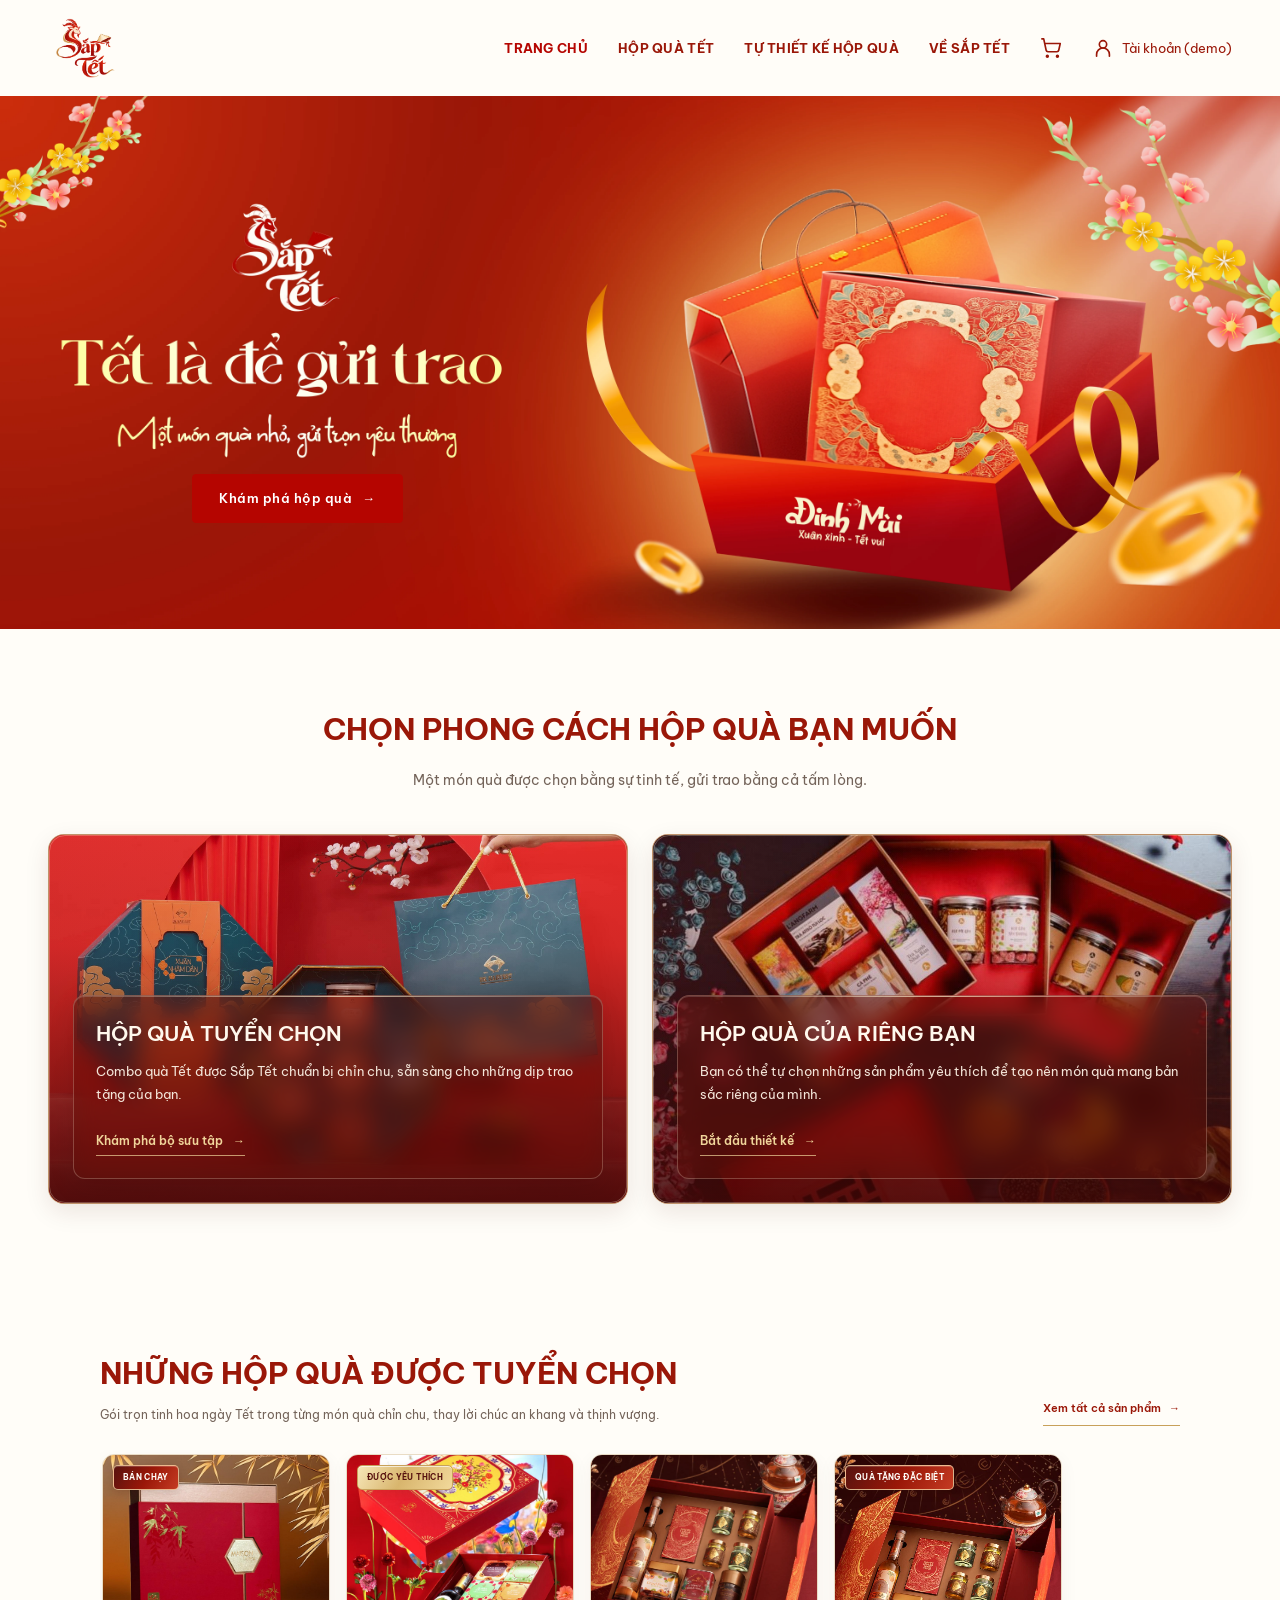
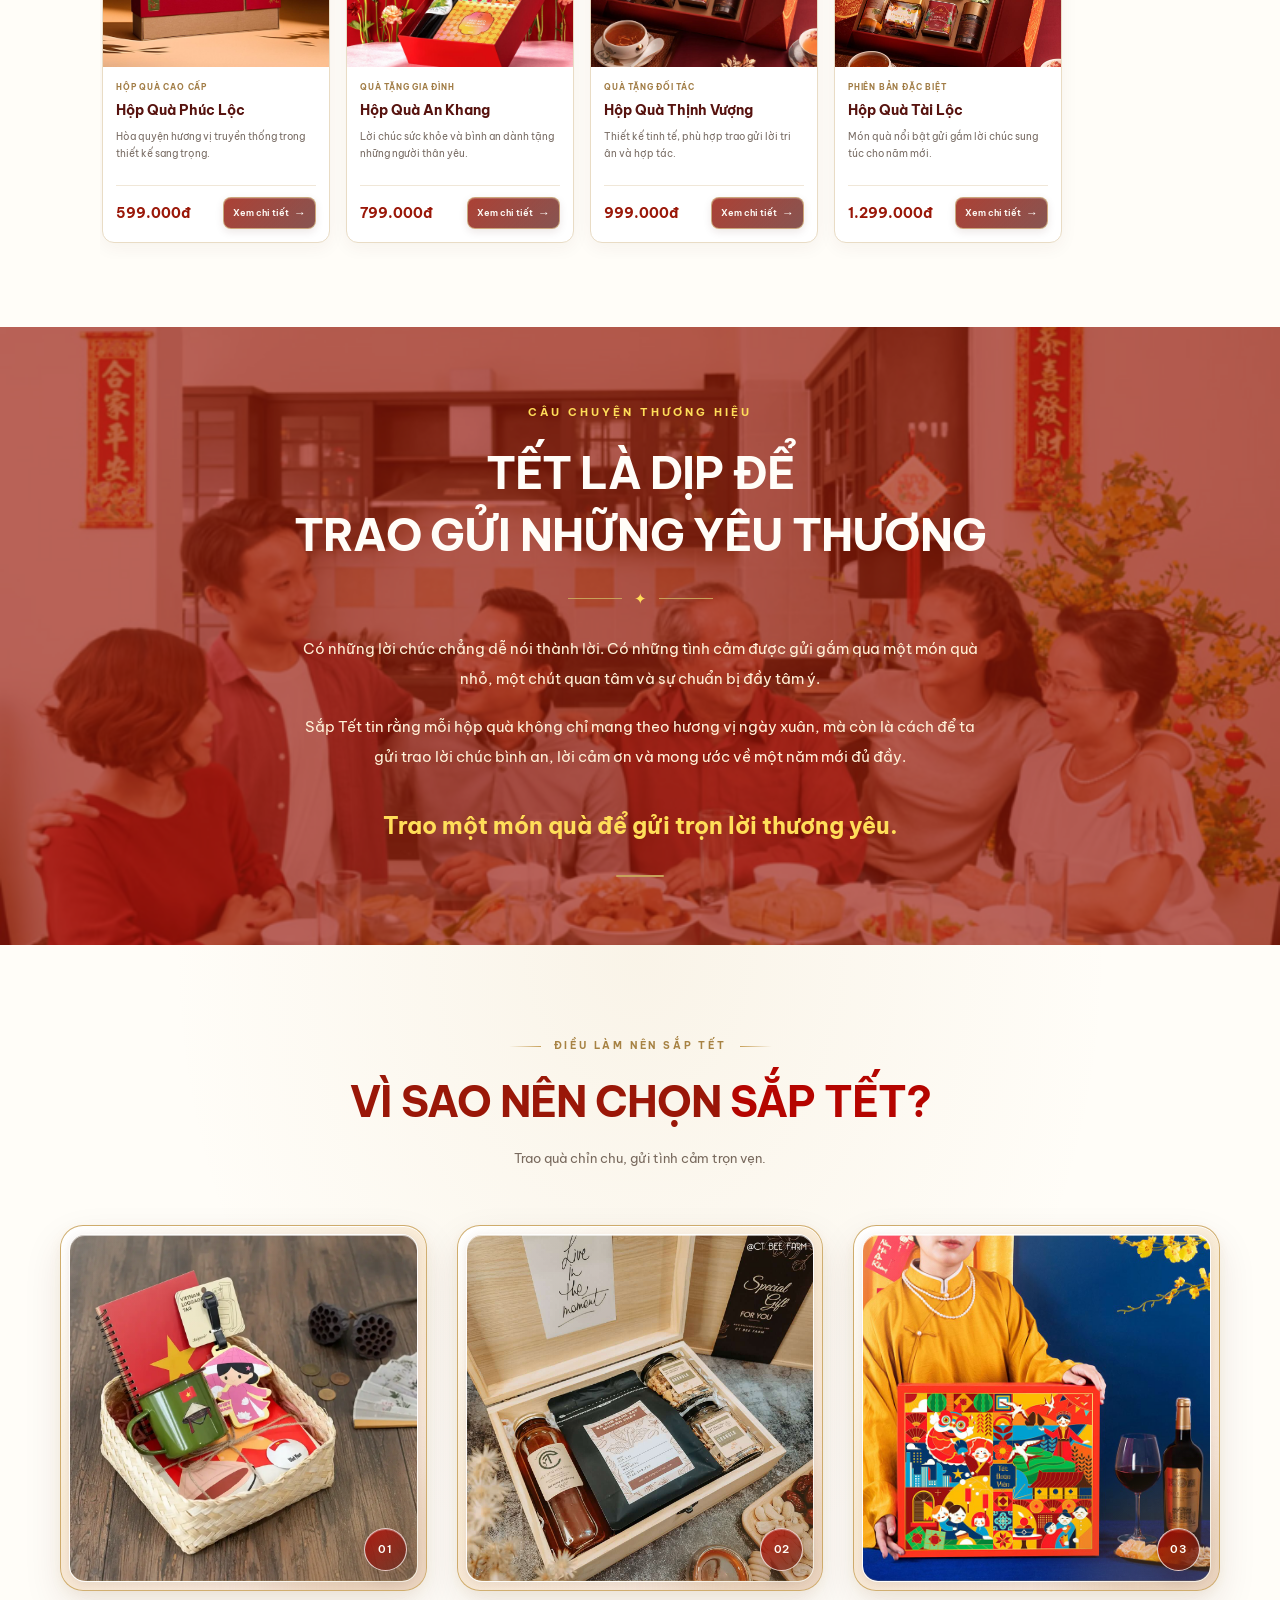
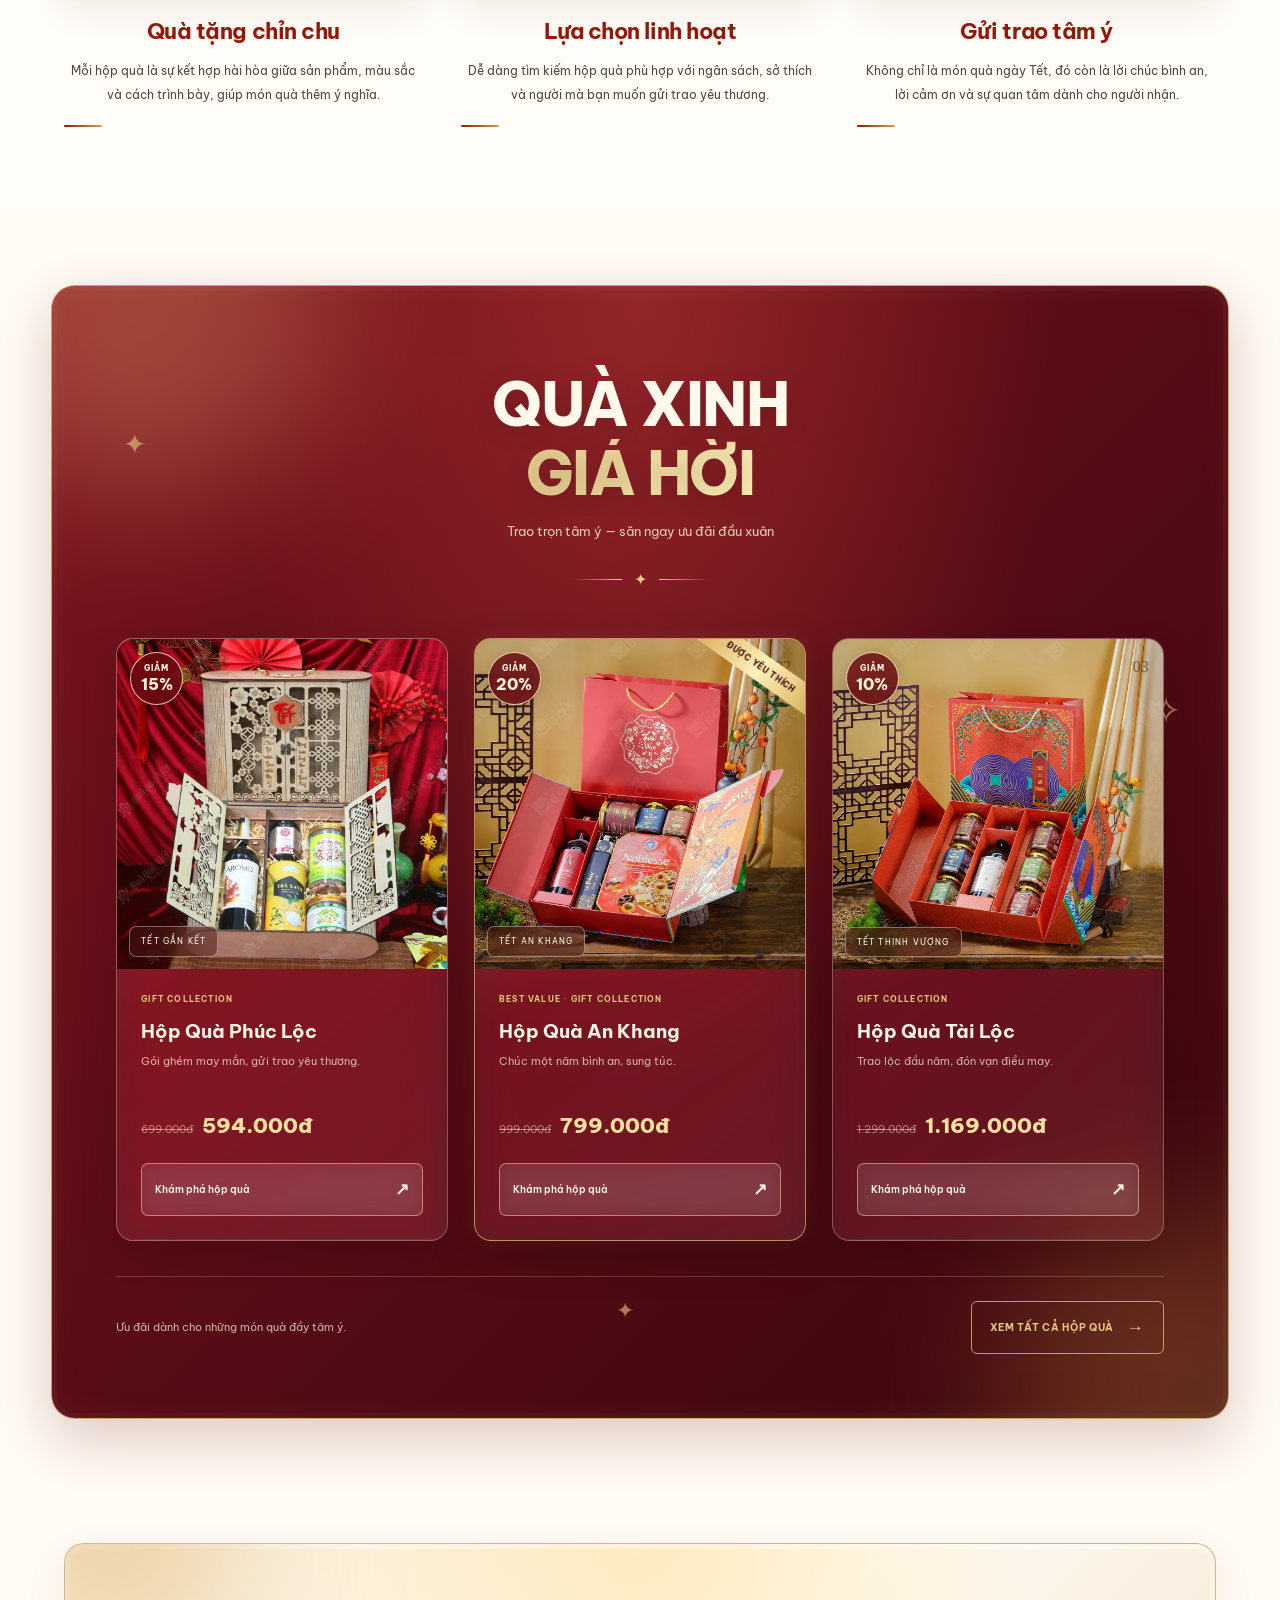
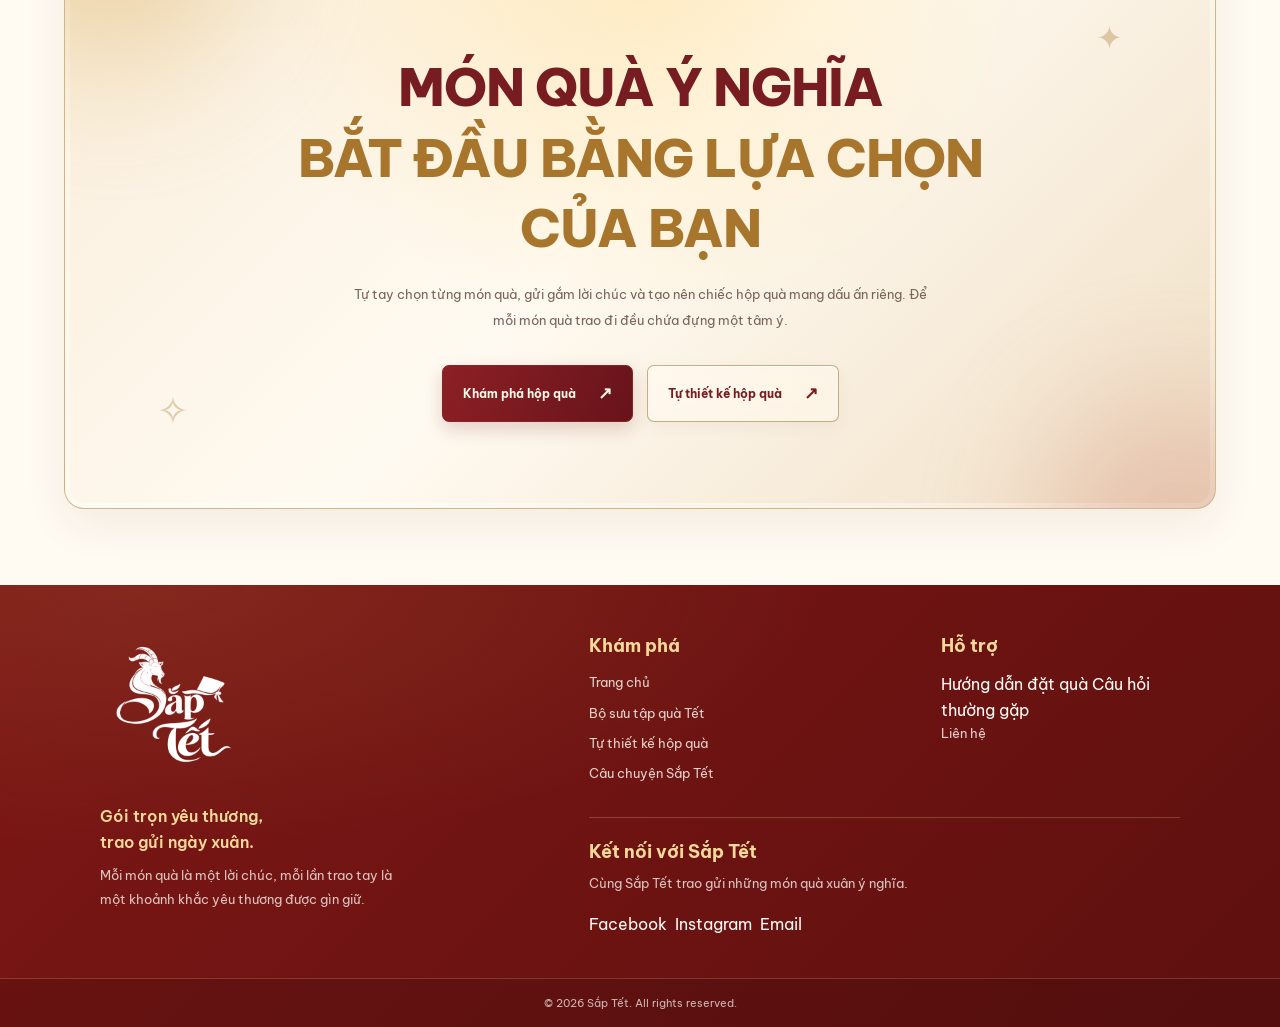
<file: index.html>
<!DOCTYPE html>
<html lang="vi">
<head>
    <meta charset="UTF-8">
    <meta name="viewport" content="width=device-width, initial-scale=1.0">

<!-- SECTION 1: HEADER + BANNER -->
    <title>Sắp Tết | Trao gửi yêu thương</title>
    <meta name="description" content="Khám phá hộp quà Tết và tự thiết kế món quà ý nghĩa cùng Sắp Tết.">


<!-- Tải font Be Vietnam Pro từ Google Fonts -->
<link rel="preconnect" href="https://fonts.googleapis.com">
<link rel="preconnect" href="https://fonts.gstatic.com" crossorigin>

<link href="https://fonts.googleapis.com/css2?family=Be+Vietnam+Pro:wght@400;500;600;700&display=swap" rel="stylesheet">
<link rel="stylesheet" href="css/style.css">
    <link rel="stylesheet" href="css/home.css">
</head>

<body class="page-index">
    <!-- HEADER -->
    <header class="site-header">
        <div class="header-container">

            <!-- Logo -->
            <a href="index.html" class="logo" aria-label="Sắp Tết - Trang chủ">
                <img src="images/logo-sap-tet.png" alt="Sắp Tết">
            </a>

            <!-- Navigation -->
            <nav class="main-nav" aria-label="Điều hướng chính">
                <a href="index.html" class="nav-link active" aria-current="page">Trang chủ</a>
                <a href="products.html" class="nav-link">Hộp quà Tết</a>
                <a href="customize.html" class="nav-link">Tự thiết kế hộp quà</a>
                <a href="about.html" class="nav-link">Về Sắp Tết</a>
                <a href="cart.html" class="nav-link cart-link" aria-label="Giỏ hàng" data-cart-link>
                    <svg
                        xmlns="http://www.w3.org/2000/svg"
                        viewBox="0 0 24 24"
                        fill="none"
                        stroke="currentColor"
                        stroke-width="1.8"
                        stroke-linecap="round"
                        stroke-linejoin="round"
                        aria-hidden="true"
                    >
                        <circle cx="8" cy="21" r="1"></circle>
                        <circle cx="19" cy="21" r="1"></circle>
                        <path d="M2.05 2.05h2l2.66 12.42a2 2 0 0 0 2 1.58h9.78a2 2 0 0 0 1.95-1.57l1.65-7.43H5.12"></path>
                    </svg>
                    <span class="cart-count" data-cart-count hidden>0</span>
                </a>
                
                <span class="login-link login-placeholder" title="Đăng nhập chưa được triển khai trong Buổi 2">
                    <svg
                        class="login-icon"
                        xmlns="http://www.w3.org/2000/svg"
                        width="22"
                        height="22"
                        viewBox="0 0 24 24"
                        fill="none"
                        stroke="currentColor"
                        stroke-width="1.8"
                        stroke-linecap="round"
                        stroke-linejoin="round"
                        aria-hidden="true"
                    >
                        <circle cx="12" cy="8" r="4"></circle>
                        <path d="M5 21v-2a7 7 0 0 1 14 0v2"></path>
                    </svg>

                    <span class="login-text">Tài khoản (demo)</span>
                </span>
            </nav>
        </div>
    </header>

    <!-- HERO BANNER -->
    <main>
    <h1 class="sr-only">Sắp Tết – Hộp quà Tết tự thiết kế và combo</h1>
        <section class="hero-banner" aria-label="Giới thiệu Sắp Tết">
            <!-- Ảnh banner đã có headline và tagline -->
            <img
                class="hero-image"
                src="images/hero-banner.webp"
                alt="Sắp Tết - Tết là để gửi trao, một món quà nhỏ gửi trọn yêu thương"
            >

            <!-- Nút CTA được tạo bằng HTML/CSS -->
            <a href="products.html" class="hero-cta">
                Khám phá hộp quà
                <span aria-hidden="true">→</span>
            </a>
        </section>





<!-- SECTION 2: PREMIUM GIFT OPTIONS -->
<section class="gift-options">
    <div class="section-container">

        <h2 class="section-title">
            CHỌN PHONG CÁCH HỘP QUÀ BẠN MUỐN
        </h2>

        <p class="section-description">
            Một món quà được chọn bằng sự tinh tế,
            gửi trao bằng cả tấm lòng.
        </p>

        <div class="gift-options-grid">

            <!-- HỘP QUÀ THIẾT KẾ SẴN -->
            <article class="gift-card gift-card-ready">

                <img
                    class="gift-card-image"
                    src="images/gift-ready.png"
                    alt="Hộp quà Tết thiết kế sẵn với bao bì đỏ vàng sang trọng"
                    loading="lazy"
                >

                <div class="gift-card-content">
                    <h3>HỘP QUÀ TUYỂN CHỌN</h3>

                    <p>
                        Combo quà Tết được Sắp Tết
                        chuẩn bị chỉn chu, sẵn sàng cho những dịp trao tặng của bạn.
                    </p>

                    <a href="products.html" class="gift-card-link">
                        Khám phá bộ sưu tập
                        <span aria-hidden="true">→</span>
                    </a>
                </div>
            </article>

            <!-- TỰ THIẾT KẾ HỘP QUÀ -->
            <article class="gift-card gift-card-custom">

                <img
                    class="gift-card-image"
                    src="images/gift-custom.png"
                    alt="Hộp quà Tết mở nắp với các sản phẩm quà tặng được sắp xếp bên trong"
                    loading="lazy"
                >

                <div class="gift-card-content">
                    <h3>HỘP QUÀ CỦA RIÊNG BẠN</h3>

                    <p>
                        Bạn có thể tự chọn những sản phẩm yêu thích để
                        tạo nên món quà mang bản sắc riêng của mình.
                    </p>

                    <a href="customize.html" class="gift-card-link">
                        Bắt đầu thiết kế
                        <span aria-hidden="true">→</span>
                    </a>
                </div>
            </article>

        </div>
    </div>
</section>




<!-- SECTION 3: FEATURED PRODUCTS -->
<section class="featured-products" id="san-pham-noi-bat">
  <div class="featured-container">

    <div class="featured-heading">
      <div class="featured-heading-text">
        <h2 class="featured-title">NHỮNG HỘP QUÀ ĐƯỢC TUYỂN CHỌN</h2>
        <p class="featured-description">
          Gói trọn tinh hoa ngày Tết trong từng món quà chỉn chu,
          thay lời chúc an khang và thịnh vượng.
        </p>
      </div>

      <a href="products.html" class="featured-view-all">
        Xem tất cả sản phẩm <span aria-hidden="true">→</span>
      </a>
    </div>

    <div class="product-carousel" aria-label="Các hộp quà Tết nổi bật">

      <!-- PRODUCT 1 -->
      <article class="product-card">
        <a href="products.html" class="product-image-link"
           aria-label="Xem chi tiết Hộp Quà Phúc Lộc">
          <span class="product-badge">BÁN CHẠY</span>
          <img
            class="product-image"
            src="images/product-1.png"
            alt="Hộp quà Tết Phúc Lộc màu đỏ rượu vang và vàng champagne"
            loading="lazy"
          >
        </a>

        <div class="product-info">
          <p class="product-category">HỘP QUÀ CAO CẤP</p>
          <h3 class="product-name">
            <a href="products.html">Hộp Quà Phúc Lộc</a>
          </h3>
          <p class="product-description">
            Hòa quyện hương vị truyền thống trong thiết kế sang trọng.
          </p>

          <div class="product-bottom">
            <p class="product-price">599.000đ</p>
        <a href="products.html" class="product-detail-link">
            <span>Xem chi tiết</span>
            <span class="product-detail-arrow" aria-hidden="true">→</span>
        </a>
        </div>
        </div>
      </article>

      <!-- PRODUCT 2 -->
      <article class="product-card">
        <a href="products.html" class="product-image-link"
           aria-label="Xem chi tiết Hộp Quà An Khang">
          <span class="product-badge product-badge-gold">ĐƯỢC YÊU THÍCH</span>
          <img
            class="product-image"
            src="images/product-2.png"
            alt="Hộp quà Tết An Khang phối đỏ và vàng với các sản phẩm bên trong"
            loading="lazy"
          >
        </a>

        <div class="product-info">
          <p class="product-category">QUÀ TẶNG GIA ĐÌNH</p>
          <h3 class="product-name">
            <a href="products.html">Hộp Quà An Khang</a>
          </h3>
          <p class="product-description">
            Lời chúc sức khỏe và bình an dành tặng những người thân yêu.
          </p>

          <div class="product-bottom">
            <p class="product-price">799.000đ</p>
       <a href="products.html" class="product-detail-link">
                <span>Xem chi tiết</span>
                <span class="product-detail-arrow" aria-hidden="true">→</span>
            </a>
            </div>
        </div>
      </article>

      <!-- PRODUCT 3 -->
      <article class="product-card">
        <a href="products.html" class="product-image-link"
           aria-label="Xem chi tiết Hộp Quà Thịnh Vượng">
          <img
            class="product-image"
            src="images/product-3.png"
            alt="Hộp quà Tết Thịnh Vượng cao cấp màu đỏ với chi tiết vàng ánh kim"
            loading="lazy"
          >
        </a>

        <div class="product-info">
          <p class="product-category">QUÀ TẶNG ĐỐI TÁC</p>
          <h3 class="product-name">
            <a href="products.html">Hộp Quà Thịnh Vượng</a>
          </h3>
          <p class="product-description">
            Thiết kế tinh tế, phù hợp trao gửi lời tri ân và hợp tác.
          </p>

          <div class="product-bottom">
            <p class="product-price">999.000đ</p>
       <a href="products.html" class="product-detail-link">
            <span>Xem chi tiết</span>
            <span class="product-detail-arrow" aria-hidden="true">→</span>
        </a>
        </div>
        </div>
      </article>

      <!-- PRODUCT 4 -->
      <article class="product-card">
        <a href="products.html" class="product-image-link"
           aria-label="Xem chi tiết Hộp Quà Tài Lộc">
          <span class="product-badge">QUÀ TẶNG ĐẶC BIỆT</span>
          <img
            class="product-image"
            src="images/product-4.png"
            alt="Hộp quà Tết Tài Lộc màu đỏ và vàng với cách sắp xếp sản phẩm chỉn chu"
            loading="lazy"
          >
        </a>

        <div class="product-info">
          <p class="product-category">PHIÊN BẢN ĐẶC BIỆT</p>
          <h3 class="product-name">
            <a href="products.html">Hộp Quà Tài Lộc</a>
          </h3>
          <p class="product-description">
            Món quà nổi bật gửi gắm lời chúc sung túc cho năm mới.
          </p>

          <div class="product-bottom">
            <p class="product-price">1.299.000đ</p>
            <a href="products.html" class="product-detail-link"
               aria-label="Xem Hộp Quà Tài Lộc">
              <span>Xem chi tiết</span>
              <span class="product-detail-arrow" aria-hidden="true">→</span>
            </a>
          </div>
        </div>
      </article>

    </div>
  </div>
</section>
<!-- END SECTION 3 -->




<!-- SECTION 4: BRAND STORY -->
<section class="brand-story" id="cau-chuyen">
    <div class="brand-story__inner">

        <p class="brand-story__eyebrow">
            CÂU CHUYỆN THƯƠNG HIỆU
        </p>

        <h2 class="brand-story__title">
            TẾT LÀ DỊP ĐỂ<br class="desktop-break">
            TRAO GỬI NHỮNG YÊU THƯƠNG
        </h2>

        <div class="brand-story__ornament" aria-hidden="true">
            <span></span>
            <span class="brand-story__ornament-star">✦</span>
            <span></span>
        </div>

        <div class="brand-story__content">
            <p>
                Có những lời chúc chẳng dễ nói thành lời.
                Có những tình cảm được gửi gắm qua một món quà nhỏ,
                một chút quan tâm và sự chuẩn bị đầy tâm ý.
            </p>

            <p>
                Sắp Tết tin rằng mỗi hộp quà không chỉ mang theo
                hương vị ngày xuân, mà còn là cách để ta gửi trao
                lời chúc bình an, lời cảm ơn và mong ước về
                một năm mới đủ đầy.
            </p>
        </div>

        <p class="brand-story__tagline">
            Trao một món quà để gửi trọn lời thương yêu.
        </p>

        <div class="brand-story__bottom-line"
             aria-hidden="true"></div>
    </div>
</section>





<!-- SECTION 5: VÌ SAO CHỌN SẮP TẾT? -->
<section class="why-sap-tet" id="why-sap-tet">
  <div class="why-sap-tet__container">

    <!-- Section heading -->
    <div class="why-sap-tet__heading">
      <p class="why-sap-tet__eyebrow">
        <span class="why-sap-tet__eyebrow-line"></span>
        ĐIỀU LÀM NÊN SẮP TẾT
        <span class="why-sap-tet__eyebrow-line"></span>
      </p>

      <h2 class="why-sap-tet__title">
        VÌ SAO NÊN CHỌN <span>SẮP TẾT?</span>
      </h2>

      <p class="why-sap-tet__subtitle">
        Trao quà chỉn chu, gửi tình cảm trọn vẹn.
      </p>
    </div>

    <!-- Value cards -->
    <div class="value-grid">

      <!-- Card 1 -->
      <article class="value-card">
        <div class="value-card__visual">
          <div class="value-card__image-glass">
            <img
              src="images/value-craft.png"
              alt="Hộp quà Tết được trang trí chỉn chu"
              class="value-card__image"
              loading="lazy"
            >
          </div>
          <span class="value-card__number">01</span>
        </div>

        <div class="value-card__body">

          <h3 class="value-card__title">
            Quà tặng chỉn chu
          </h3>

          <p class="value-card__description">
            Mỗi hộp quà là sự kết hợp hài hòa giữa sản phẩm,
            màu sắc và cách trình bày, giúp món quà thêm ý nghĩa.
          </p>

          <div class="value-card__accent"></div>
        </div>
      </article>

      <!-- Card 2 -->
      <article class="value-card">
        <div class="value-card__visual">
          <div class="value-card__image-glass">
            <img
              src="images/value-choice.png"
              alt="Các sản phẩm quà Tết được sắp xếp hài hòa"
              class="value-card__image"
              loading="lazy"
            >
          </div>
          <span class="value-card__number">02</span>
        </div>

        <div class="value-card__body">

          <h3 class="value-card__title">
            Lựa chọn linh hoạt
          </h3>

          <p class="value-card__description">
            Dễ dàng tìm kiếm hộp quà phù hợp với ngân sách,
            sở thích và người mà bạn muốn gửi trao yêu thương.
          </p>

          <div class="value-card__accent"></div>
        </div>
      </article>

      <!-- Card 3 -->
      <article class="value-card">
        <div class="value-card__visual">
          <div class="value-card__image-glass">
            <img
              src="images/value-meaning.png"
              alt="Khoảnh khắc trao tặng hộp quà Tết đầy tình cảm"
              class="value-card__image"
              loading="lazy"
            >
          </div>
          <span class="value-card__number">03</span>
        </div>

        <div class="value-card__body">

          <h3 class="value-card__title">
            Gửi trao tâm ý
          </h3>

          <p class="value-card__description">
            Không chỉ là món quà ngày Tết, đó còn là lời chúc
            bình an, lời cảm ơn và sự quan tâm dành cho người nhận.
          </p>

          <div class="value-card__accent"></div>
        </div>
      </article>

    </div>
  </div>
</section>






<!-- SECTION 06: TET SALE GLOW -->
<section class="tet-sale" id="sale-off">
  <div class="tet-sale__frame">

    <!-- Decorative light -->
    <div class="tet-sale__glow tet-sale__glow--one"></div>
    <div class="tet-sale__glow tet-sale__glow--two"></div>
    <div class="tet-sale__spark tet-sale__spark--one">✦</div>
    <div class="tet-sale__spark tet-sale__spark--two">✧</div>
    <div class="tet-sale__spark tet-sale__spark--three">✦</div>

    <div class="tet-sale__content">

      <!-- Header -->
      <header class="tet-sale__header">
        <div class="tet-sale__eyebrow">
        </div>

        <h2>
          QUÀ XINH
          <span>GIÁ HỜI</span>
        </h2>

        <p class="tet-sale__subtitle">
          Trao trọn tâm ý — săn ngay ưu đãi đầu xuân
        </p>

        <div class="tet-sale__ornament">
          <span></span> ✦ <span></span>
        </div>
      </header>

      <!-- Product cards -->
      <div class="tet-sale__grid">

        <article class="tet-glass-card">
          <div class="tet-glass-card__visual">
            <span class="tet-glass-card__badge">
              <small>GIẢM</small>
              15%
            </span>
            <span class="tet-glass-card__index">01</span>

            <img
              src="images/hop-qua-phuc-loc.png"
              alt="Hộp Quà Phúc Lộc"
              class="tet-glass-card__image"
              loading="lazy"
            />

            <div class="tet-glass-card__image-shine"></div>
            <span class="tet-glass-card__glass-label">
              TẾT GẮN KẾT
            </span>
          </div>

          <div class="tet-glass-card__body">
            <span class="tet-glass-card__category">GIFT COLLECTION</span>
            <h3>Hộp Quà Phúc Lộc</h3>
            <p class="tet-glass-card__desc">
              Gói ghém may mắn, gửi trao yêu thương.
            </p>

            <div class="tet-glass-card__price">
              <span class="tet-glass-card__old">699.000đ</span>
              <strong>594.000đ</strong>
            </div>

            <a href="products.html" class="tet-glass-card__button">
              <span>Khám phá hộp quà</span>
              <span class="tet-glass-card__arrow">↗</span>
            </a>
          </div>
        </article>

        <article class="tet-glass-card tet-glass-card--featured">
          <div class="tet-glass-card__visual">
            <span class="tet-glass-card__badge">
              <small>GIẢM</small>
              20%
            </span>
            <span class="tet-glass-card__index">02</span>

            <img
              src="images/hop-qua-an-khang.png"
              alt="Hộp Quà An Khang"
              class="tet-glass-card__image"
              loading="lazy"
            />

            <div class="tet-glass-card__image-shine"></div>
            <span class="tet-glass-card__glass-label">
              TẾT AN KHANG
            </span>
          </div>

          <div class="tet-glass-card__body">
            <span class="tet-glass-card__category">
              BEST VALUE · GIFT COLLECTION
            </span>
            <h3>Hộp Quà An Khang</h3>
            <p class="tet-glass-card__desc">
              Chúc một năm bình an, sung túc.
            </p>

            <div class="tet-glass-card__price">
              <span class="tet-glass-card__old">999.000đ</span>
              <strong>799.000đ</strong>
            </div>

            <a href="products.html" class="tet-glass-card__button">
              <span>Khám phá hộp quà</span>
              <span class="tet-glass-card__arrow">↗</span>
            </a>
          </div>
        </article>

        <article class="tet-glass-card">
          <div class="tet-glass-card__visual">
            <span class="tet-glass-card__badge">
              <small>GIẢM</small>
              10%
            </span>
            <span class="tet-glass-card__index">03</span>

            <img
              src="images/hop-qua-tai-loc.png"
              alt="Hộp Quà Tài Lộc"
              class="tet-glass-card__image"
              loading="lazy"
            />

            <div class="tet-glass-card__image-shine"></div>
            <span class="tet-glass-card__glass-label">
              TẾT THỊNH VƯỢNG
            </span>
          </div>

          <div class="tet-glass-card__body">
            <span class="tet-glass-card__category">GIFT COLLECTION</span>
            <h3>Hộp Quà Tài Lộc</h3>
            <p class="tet-glass-card__desc">
              Trao lộc đầu năm, đón vạn điều may.
            </p>

            <div class="tet-glass-card__price">
              <span class="tet-glass-card__old">1.299.000đ</span>
              <strong>1.169.000đ</strong>
            </div>

            <a href="products.html" class="tet-glass-card__button">
              <span>Khám phá hộp quà</span>
              <span class="tet-glass-card__arrow">↗</span>
            </a>
          </div>
        </article>

      </div>

      <!-- Bottom CTA -->
      <div class="tet-sale__footer">
        <p>Ưu đãi dành cho những món quà đầy tâm ý.</p>
        <a href="products.html" class="tet-sale__view-all">
          XEM TẤT CẢ HỘP QUÀ <span>→</span>
        </a>
      </div>

    </div>
  </div>
</section>




<!-- CTA: SAP TET -->
<section class="st-cta" id="cta-customize">
  <div class="st-cta__frame">

    <div class="st-cta__glow st-cta__glow--left"></div>
    <div class="st-cta__glow st-cta__glow--right"></div>

    <div class="st-cta__content">

      <h2>
        MÓN QUÀ Ý NGHĨA
        <span>BẮT ĐẦU BẰNG LỰA CHỌN CỦA BẠN</span>
      </h2>

      <p class="st-cta__description">
        Tự tay chọn từng món quà, gửi gắm lời chúc
        và tạo nên chiếc hộp quà mang dấu ấn riêng.
        Để mỗi món quà trao đi đều chứa đựng một tâm ý.
      </p>

      <div class="st-cta__actions">
        <a href="products.html" class="st-cta__button st-cta__button--primary">
          <span>Khám phá hộp quà</span>
          <span class="st-cta__arrow">↗</span>
        </a>

        <a href="customize.html" class="st-cta__button st-cta__button--glass">
          <span>Tự thiết kế hộp quà</span>
          <span class="st-cta__arrow">↗</span>
        </a>
      </div>
    </div>

    <div class="st-cta__decoration st-cta__decoration--top">✦</div>
    <div class="st-cta__decoration st-cta__decoration--bottom">✧</div>

  </div>
</section>


</main>

<!-- SECTION 8: FOOTER -->
<footer class="site-footer" id="lien-he">
  <div class="footer-main">

    <!-- LEFT: BRAND -->
    <div class="footer-brand">
      <a href="index.html" class="footer-logo" aria-label="Sắp Tết - Trang chủ">
        <img
          src="images/sap-tet-logo-white.png"
          alt="Sắp Tết"
        >
      </a>

      <p class="footer-tagline">
        Gói trọn yêu thương,<br>
        trao gửi ngày xuân.
      </p>

      <p class="footer-description">
        Mỗi món quà là một lời chúc,
        mỗi lần trao tay là một khoảnh khắc
        yêu thương được gìn giữ.
      </p>
    </div>

    <!-- RIGHT: NAVIGATION + CONNECTION -->
    <div class="footer-right">

      <!-- DISCOVER + SUPPORT -->
      <div class="footer-navigation">

        <div class="footer-column">
          <h3>Khám phá</h3>
          <a href="index.html">Trang chủ</a>
          <a href="products.html">Bộ sưu tập quà Tết</a>
          <a href="customize.html">Tự thiết kế hộp quà</a>
          <a href="about.html#story-title">Câu chuyện Sắp Tết</a>
        </div>

        <div class="footer-column">
          <h3>Hỗ trợ</h3>
          <span class="footer-placeholder" title="Nội dung đang hoàn thiện">Hướng dẫn đặt quà</span>
          <span class="footer-placeholder" title="Nội dung đang hoàn thiện">Câu hỏi thường gặp</span>
          <a href="#lien-he">Liên hệ</a>
        </div>

      </div>

      <!-- CONNECT -->
      <div class="footer-connect">
        <h3>Kết nối với Sắp Tết</h3>

        <p>
          Cùng Sắp Tết trao gửi những món quà
          xuân ý nghĩa.
        </p>

        <div class="footer-socials">
          <span class="footer-social-placeholder" title="Đang cập nhật kênh Facebook">Facebook</span>
          <span class="footer-social-placeholder" title="Đang cập nhật kênh Instagram">Instagram</span>
          <span class="footer-social-placeholder" title="Đang cập nhật kênh Email">Email</span>
        </div>
      </div>

    </div>
  </div>

  <!-- COPYRIGHT -->
  <div class="footer-bottom">
    <p>© 2026 Sắp Tết. All rights reserved.</p>
  </div>
</footer>
<script src="data/products.js"></script>
<script src="js/cart.js"></script>
</body>
</html>
</file>
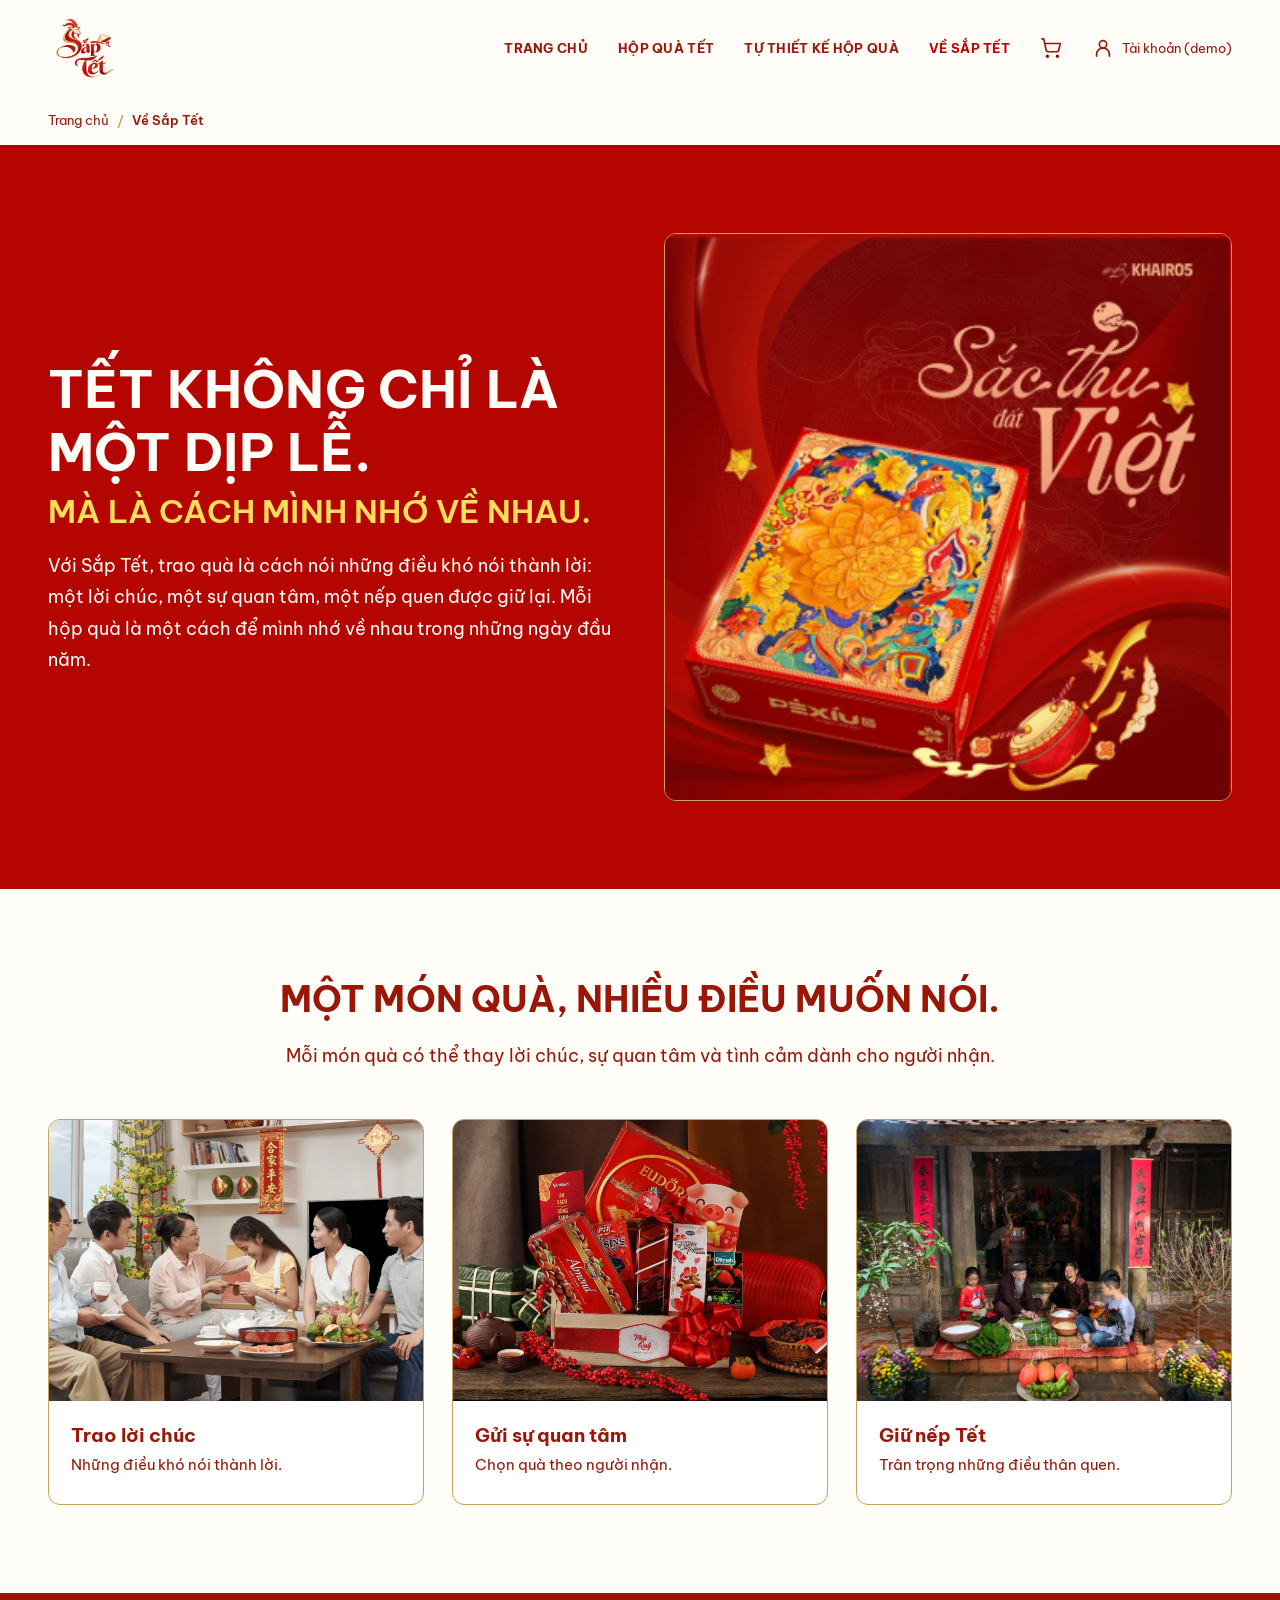
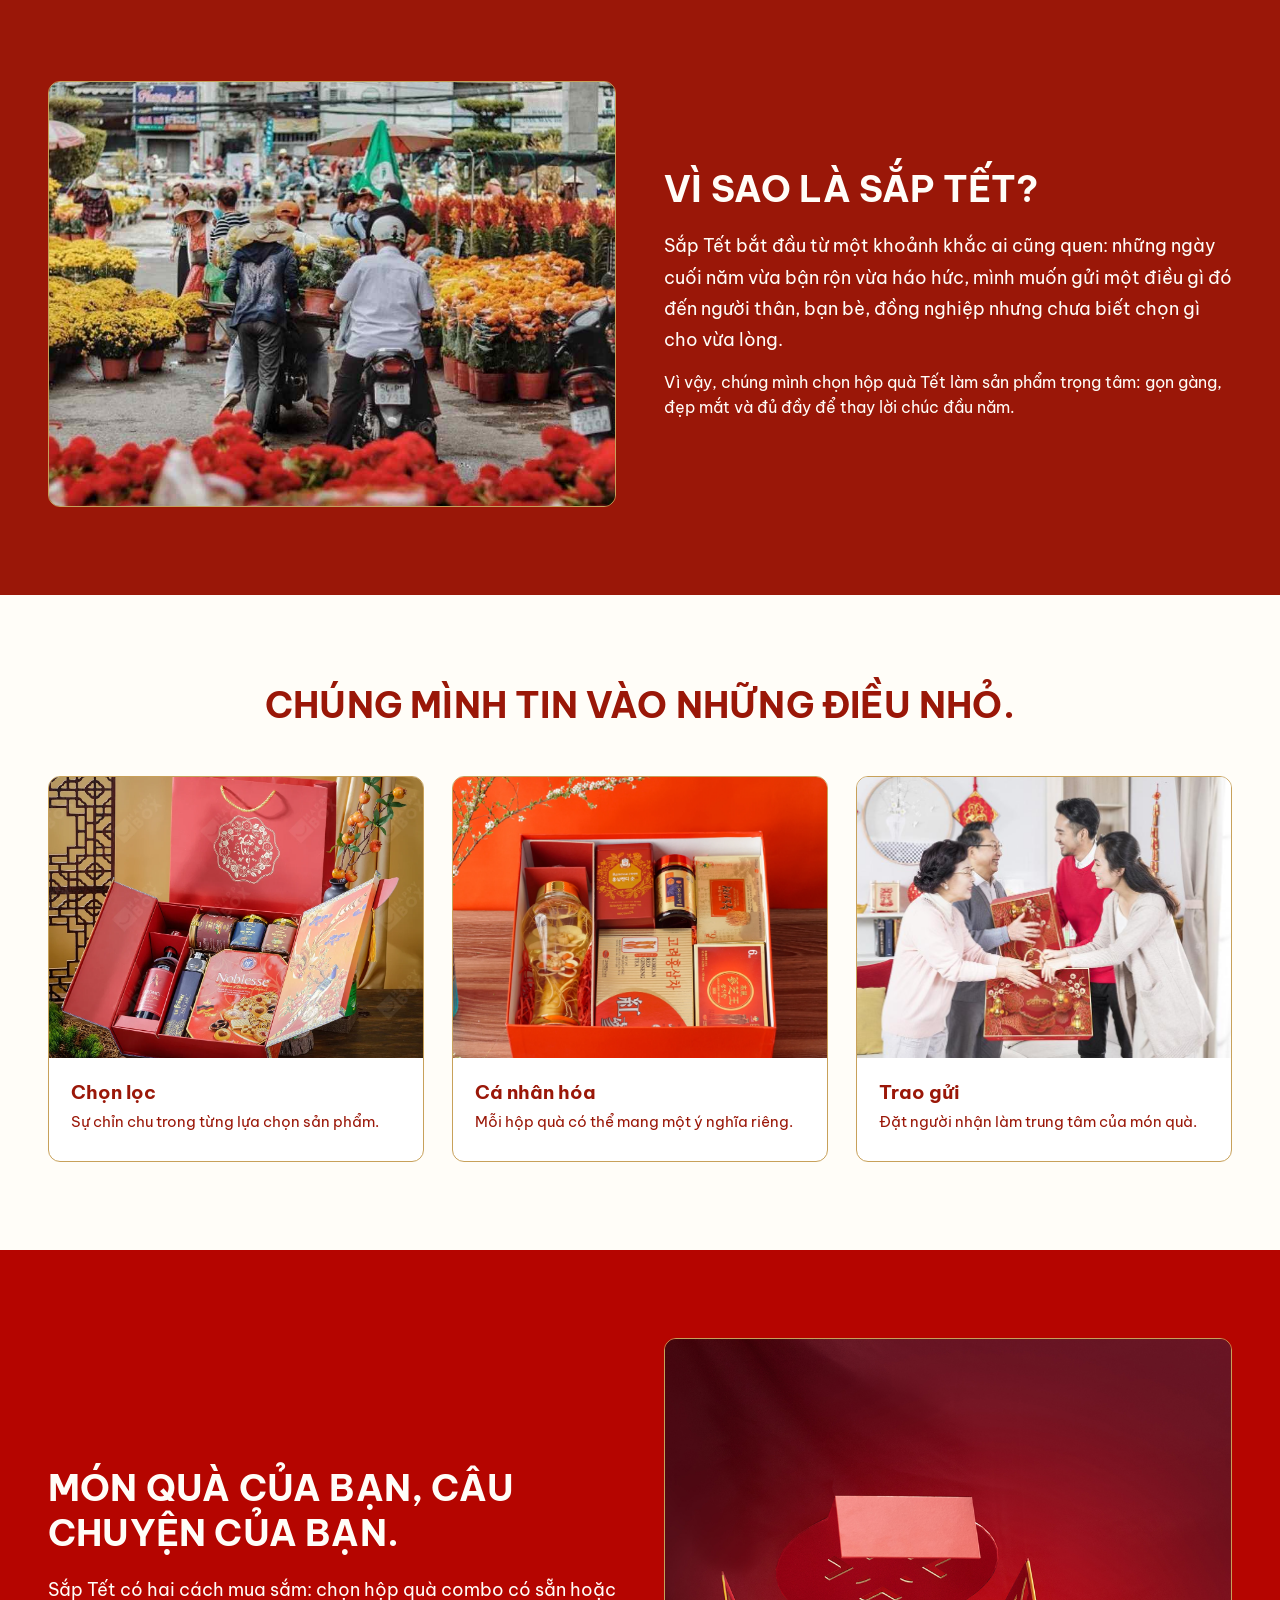
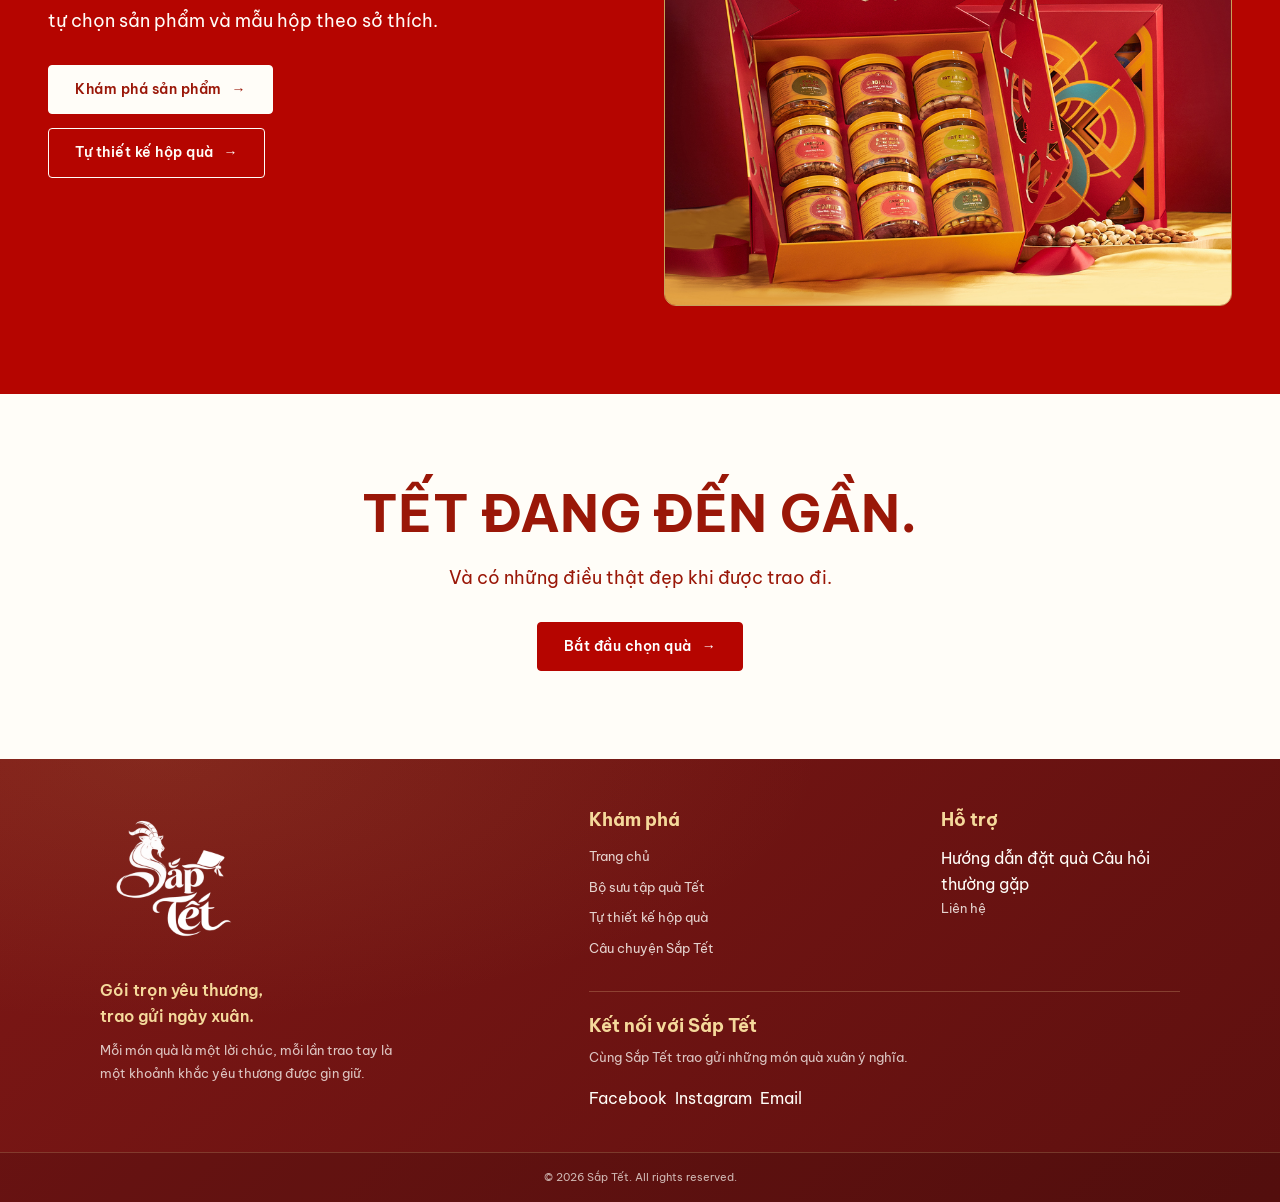
<file: about.html>
<!DOCTYPE html>
<html lang="vi">
<head>
    <meta charset="UTF-8">
    <meta name="viewport" content="width=device-width, initial-scale=1.0">
    <title>Về Sắp Tết | Trao gửi yêu thương</title>
    <meta name="description" content="Sắp Tết – nơi chọn và tự thiết kế hộp quà Tết để gửi lời chúc, sự quan tâm và giữ nếp Tết cùng người thân.">

    <!-- Tải font Be Vietnam Pro từ Google Fonts -->
    <link rel="preconnect" href="https://fonts.googleapis.com">
    <link rel="preconnect" href="https://fonts.gstatic.com" crossorigin>
    <link href="https://fonts.googleapis.com/css2?family=Be+Vietnam+Pro:wght@400;500;600;700&display=swap" rel="stylesheet">
    <link rel="stylesheet" href="css/style.css">
    <link rel="stylesheet" href="css/about.css">
</head>

<body class="page-about">

<!-- HEADER -->
<header class="site-header">
        <div class="header-container">

            <!-- Logo -->
            <a href="index.html" class="logo" aria-label="Sắp Tết - Trang chủ">
                <img src="images/logo-sap-tet.png" alt="Sắp Tết">
            </a>

            <!-- Navigation -->
            <nav class="main-nav" aria-label="Điều hướng chính">
                <a href="index.html" class="nav-link">Trang chủ</a>
                <a href="products.html" class="nav-link">Hộp quà Tết</a>
                <a href="customize.html" class="nav-link">Tự thiết kế hộp quà</a>
                <a href="about.html" class="nav-link active" aria-current="page">Về Sắp Tết</a>
                <a href="cart.html" class="nav-link cart-link" aria-label="Giỏ hàng" data-cart-link>
                    <svg
                        xmlns="http://www.w3.org/2000/svg"
                        viewBox="0 0 24 24"
                        fill="none"
                        stroke="currentColor"
                        stroke-width="1.8"
                        stroke-linecap="round"
                        stroke-linejoin="round"
                        aria-hidden="true"
                    >
                        <circle cx="8" cy="21" r="1"></circle>
                        <circle cx="19" cy="21" r="1"></circle>
                        <path d="M2.05 2.05h2l2.66 12.42a2 2 0 0 0 2 1.58h9.78a2 2 0 0 0 1.95-1.57l1.65-7.43H5.12"></path>
                    </svg>
                    <span class="cart-count" data-cart-count hidden>0</span>
                </a>
                
                <span class="login-link login-placeholder" title="Đăng nhập chưa được triển khai trong Buổi 2">
                    <svg
                        class="login-icon"
                        xmlns="http://www.w3.org/2000/svg"
                        width="22"
                        height="22"
                        viewBox="0 0 24 24"
                        fill="none"
                        stroke="currentColor"
                        stroke-width="1.8"
                        stroke-linecap="round"
                        stroke-linejoin="round"
                        aria-hidden="true"
                    >
                        <circle cx="12" cy="8" r="4"></circle>
                        <path d="M5 21v-2a7 7 0 0 1 14 0v2"></path>
                    </svg>

                    <span class="login-text">Tài khoản (demo)</span>
                </span>
            </nav>
        </div>
    </header>

<main class="about-page">

    <!-- BREADCRUMB -->
    <nav class="breadcrumb" aria-label="Đường dẫn trang">
        <ol class="about-container">
            <li><a href="index.html">Trang chủ</a></li>
            <li aria-current="page">Về Sắp Tết</li>
        </ol>
    </nav>

    <!-- SECTION 1: HERO / EDITORIAL COVER -->
    <section class="about-section about-section--red about-hero" aria-labelledby="about-hero-title">
        <div class="about-container about-split">
            <div class="about-hero__text">
                <h1 id="about-hero-title" class="about-title about-title--xl">
                    Tết không chỉ là một dịp lễ.
                    <span class="about-title__sub">Mà là cách mình nhớ về nhau.</span>
                </h1>
                <p class="about-lead">
                    Với Sắp Tết, trao quà là cách nói những điều khó nói thành lời:
                    một lời chúc, một sự quan tâm, một nếp quen được giữ lại.
                    Mỗi hộp quà là một cách để mình nhớ về nhau trong những ngày đầu năm.
                </p>
            </div>
            <figure class="about-media">
                <img src="images/about-hero.png"
                     alt="Hộp quà Tết màu đỏ với họa tiết hoa văn rực rỡ trên nền đỏ"
                     width="368" height="368">
            </figure>
        </div>
    </section>

    <!-- SECTION 2: BRAND MANIFESTO -->
    <section class="about-section about-section--cream" aria-labelledby="manifesto-title">
        <div class="about-container">
            <header class="about-heading about-heading--center">
                <h2 id="manifesto-title" class="about-title">Một món quà, nhiều điều muốn nói.</h2>
                <p class="about-lead">
                    Mỗi món quà có thể thay lời chúc, sự quan tâm và tình cảm dành cho người nhận.
                </p>
            </header>

            <ul class="about-grid about-grid--3">
                <li class="about-card">
                    <figure class="about-card__media">
                        <img src="images/about-loi-chuc.webp"
                             alt="Bà lì xì cho cháu gái trong buổi sum họp đầu năm của gia đình"
                             width="1674" height="928" loading="lazy">
                    </figure>
                    <div class="about-card__body">
                        <h3 class="about-card__title">Trao lời chúc</h3>
                        <p>Những điều khó nói thành lời.</p>
                    </div>
                </li>
                <li class="about-card">
                    <figure class="about-card__media">
                        <img src="images/about-quan-tam.png"
                             alt="Giỏ quà Tết với bánh kẹo, trà và phong bao lì xì"
                             width="800" height="500" loading="lazy">
                    </figure>
                    <div class="about-card__body">
                        <h3 class="about-card__title">Gửi sự quan tâm</h3>
                        <p>Chọn quà theo người nhận.</p>
                    </div>
                </li>
                <li class="about-card">
                    <figure class="about-card__media">
                        <img src="images/about-nep-tet.png"
                             alt="Ông bà và hai cháu cùng gói bánh chưng trước hiên nhà ngày Tết"
                             width="941" height="615" loading="lazy">
                    </figure>
                    <div class="about-card__body">
                        <h3 class="about-card__title">Giữ nếp Tết</h3>
                        <p>Trân trọng những điều thân quen.</p>
                    </div>
                </li>
            </ul>
        </div>
    </section>

    <!-- SECTION 3: OUR STORY -->
    <section class="about-section about-section--dark" aria-labelledby="story-title">
        <div class="about-container about-split about-split--reverse">
            <figure class="about-media about-media--wide">
                <img src="images/about-cau-chuyen.png"
                     alt="Khu chợ hoa Tết nhộn nhịp với cúc vàng, cúc đỏ và người đi chợ"
                     width="1200" height="675" loading="lazy">
            </figure>
            <div class="about-story__text">
                <h2 id="story-title" class="about-title">Vì sao là Sắp Tết?</h2>
                <p class="about-lead">
                    Sắp Tết bắt đầu từ một khoảnh khắc ai cũng quen: những ngày cuối năm vừa bận rộn
                    vừa háo hức, mình muốn gửi một điều gì đó đến người thân, bạn bè, đồng nghiệp
                    nhưng chưa biết chọn gì cho vừa lòng.
                </p>
                <p>
                    Vì vậy, chúng mình chọn hộp quà Tết làm sản phẩm trọng tâm: gọn gàng, đẹp mắt
                    và đủ đầy để thay lời chúc đầu năm.
                </p>
            </div>
        </div>
    </section>

    <!-- SECTION 4: THE DETAILS -->
    <section class="about-section about-section--cream" aria-labelledby="details-title">
        <div class="about-container">
            <header class="about-heading about-heading--center">
                <h2 id="details-title" class="about-title">Chúng mình tin vào những điều nhỏ.</h2>
            </header>

            <ul class="about-grid about-grid--3">
                <li class="about-card">
                    <figure class="about-card__media">
                        <img src="images/about-chon-loc.webp"
                             alt="Hộp quà Tết mở nắp với rượu vang, mứt, bánh quy và trà được sắp xếp gọn gàng"
                             width="1200" height="1200" loading="lazy">
                    </figure>
                    <div class="about-card__body">
                        <h3 class="about-card__title">Chọn lọc</h3>
                        <p>Sự chỉn chu trong từng lựa chọn sản phẩm.</p>
                    </div>
                </li>
                <li class="about-card">
                    <figure class="about-card__media">
                        <img src="images/about-ca-nhan-hoa.webp"
                             alt="Hộp quà đỏ xếp sẵn các sản phẩm bồi bổ sức khỏe cạnh cành hoa mai trắng"
                             width="1920" height="1920" loading="lazy">
                    </figure>
                    <div class="about-card__body">
                        <h3 class="about-card__title">Cá nhân hóa</h3>
                        <p>Mỗi hộp quà có thể mang một ý nghĩa riêng.</p>
                    </div>
                </li>
                <li class="about-card">
                    <figure class="about-card__media">
                        <img src="images/about-trao-gui.png"
                             alt="Hai thế hệ trong gia đình cùng trao nhận hộp quà Tết"
                             width="850" height="567" loading="lazy">
                    </figure>
                    <div class="about-card__body">
                        <h3 class="about-card__title">Trao gửi</h3>
                        <p>Đặt người nhận làm trung tâm của món quà.</p>
                    </div>
                </li>
            </ul>
        </div>
    </section>

    <!-- SECTION 5: A GIFT, YOUR WAY -->
    <section class="about-section about-section--red" aria-labelledby="gift-title">
        <div class="about-container about-split">
            <div class="about-gift__text">
                <h2 id="gift-title" class="about-title">Món quà của bạn, câu chuyện của bạn.</h2>
                <p class="about-lead">
                    Sắp Tết có hai cách mua sắm: chọn hộp quà combo có sẵn
                    hoặc tự chọn sản phẩm và mẫu hộp theo sở thích.
                </p>
                <div class="about-actions">
                    <a href="products.html" class="btn btn--light">
                        Khám phá sản phẩm <span aria-hidden="true">→</span>
                    </a>
                    <a href="customize.html" class="btn btn--outline">
                        Tự thiết kế hộp quà <span aria-hidden="true">→</span>
                    </a>
                </div>
            </div>
            <figure class="about-media">
                <img src="images/about-hop-qua.png"
                     alt="Hộp quà Tết mở nắp với chín hũ hạt dinh dưỡng xếp ngay ngắn"
                     width="900" height="900" loading="lazy">
            </figure>
        </div>
    </section>

    <!-- SECTION 6: CLOSING STATEMENT -->
    <section class="about-section about-section--cream about-closing" aria-labelledby="closing-title">
        <div class="about-container about-heading about-heading--center">
            <h2 id="closing-title" class="about-title about-title--xl">Tết đang đến gần.</h2>
            <p class="about-lead">Và có những điều thật đẹp khi được trao đi.</p>
            <a href="products.html" class="btn btn--primary">
                Bắt đầu chọn quà <span aria-hidden="true">→</span>
            </a>
        </div>
    </section>

</main>

<!-- SECTION 7: FOOTER -->
<footer class="site-footer" id="lien-he">
  <div class="footer-main">

    <!-- LEFT: BRAND -->
    <div class="footer-brand">
      <a href="index.html" class="footer-logo" aria-label="Sắp Tết - Trang chủ">
        <img
          src="images/sap-tet-logo-white.png"
          alt="Sắp Tết"
        >
      </a>

      <p class="footer-tagline">
        Gói trọn yêu thương,<br>
        trao gửi ngày xuân.
      </p>

      <p class="footer-description">
        Mỗi món quà là một lời chúc,
        mỗi lần trao tay là một khoảnh khắc
        yêu thương được gìn giữ.
      </p>
    </div>

    <!-- RIGHT: NAVIGATION + CONNECTION -->
    <div class="footer-right">

      <!-- DISCOVER + SUPPORT -->
      <div class="footer-navigation">

        <div class="footer-column">
          <h3>Khám phá</h3>
          <a href="index.html">Trang chủ</a>
          <a href="products.html">Bộ sưu tập quà Tết</a>
          <a href="customize.html">Tự thiết kế hộp quà</a>
          <a href="about.html#story-title">Câu chuyện Sắp Tết</a>
        </div>

        <div class="footer-column">
          <h3>Hỗ trợ</h3>
          <span class="footer-placeholder" title="Nội dung đang hoàn thiện">Hướng dẫn đặt quà</span>
          <span class="footer-placeholder" title="Nội dung đang hoàn thiện">Câu hỏi thường gặp</span>
          <a href="#lien-he">Liên hệ</a>
        </div>

      </div>

      <!-- CONNECT -->
      <div class="footer-connect">
        <h3>Kết nối với Sắp Tết</h3>

        <p>
          Cùng Sắp Tết trao gửi những món quà
          xuân ý nghĩa.
        </p>

        <div class="footer-socials">
          <span class="footer-social-placeholder" title="Đang cập nhật kênh Facebook">Facebook</span>
          <span class="footer-social-placeholder" title="Đang cập nhật kênh Instagram">Instagram</span>
          <span class="footer-social-placeholder" title="Đang cập nhật kênh Email">Email</span>
        </div>
      </div>

    </div>
  </div>

  <!-- COPYRIGHT -->
  <div class="footer-bottom">
    <p>© 2026 Sắp Tết. All rights reserved.</p>
  </div>
</footer>

<script src="data/products.js"></script>
<script src="js/cart.js"></script>
</body>
</html>
</file>
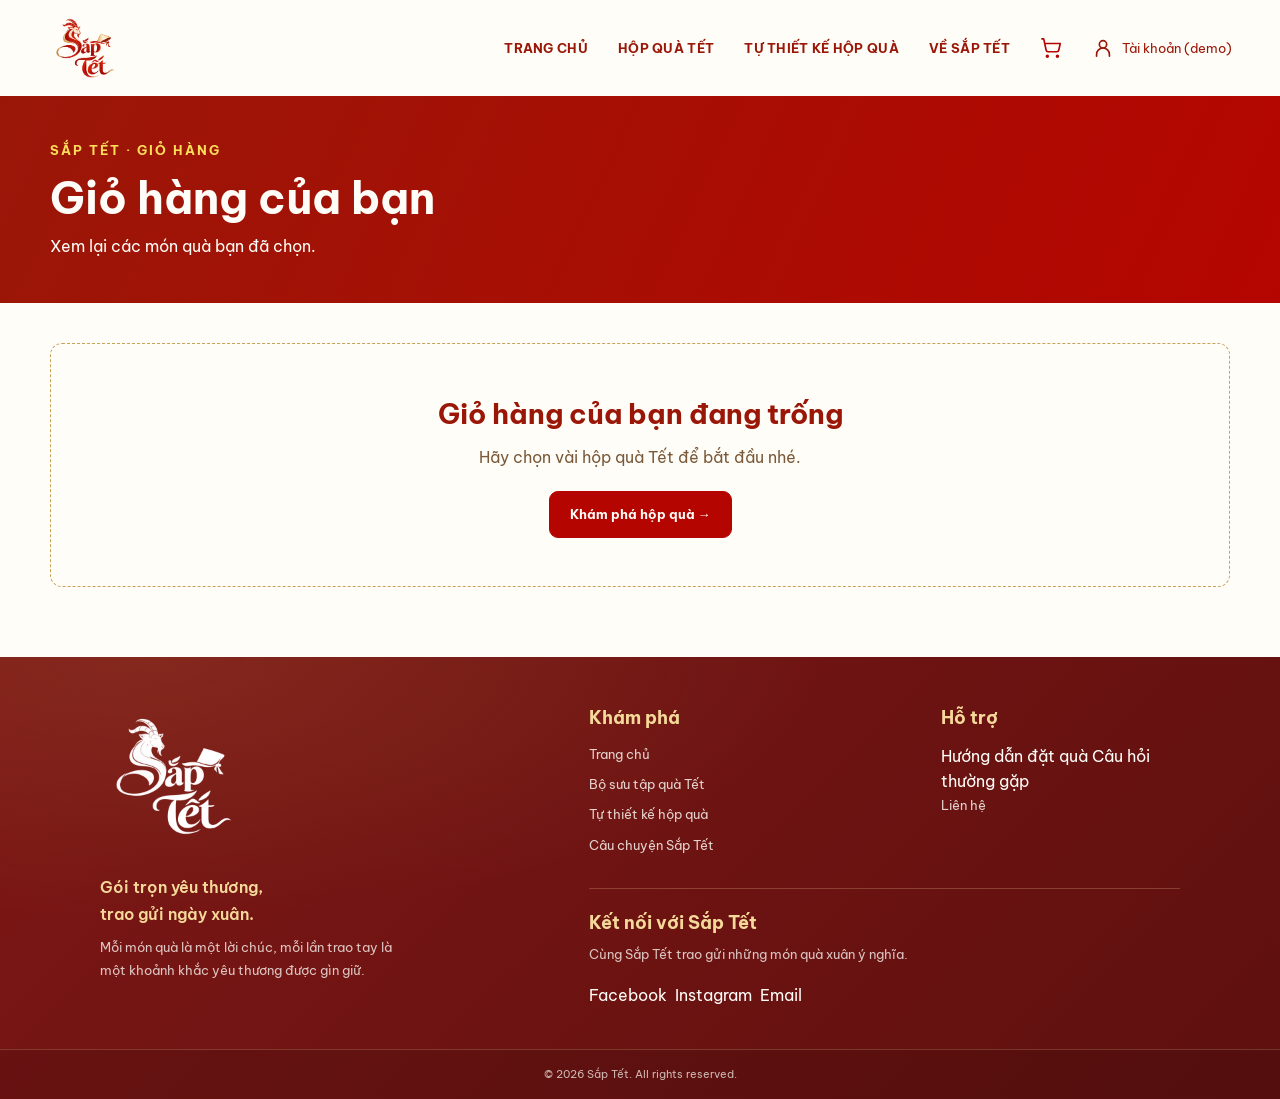
<file: cart.html>
<!DOCTYPE html>
<html lang="vi">
<head>
  <meta charset="UTF-8">
  <meta name="viewport" content="width=device-width, initial-scale=1.0">
  <title>Giỏ hàng | Sắp Tết</title>
  <meta name="description" content="Xem lại các hộp quà Tết bạn đã chọn tại Sắp Tết.">
  <link rel="preconnect" href="https://fonts.googleapis.com">
  <link rel="preconnect" href="https://fonts.gstatic.com" crossorigin>
  <link href="https://fonts.googleapis.com/css2?family=Be+Vietnam+Pro:wght@400;500;600;700&display=swap" rel="stylesheet">
  <link rel="stylesheet" href="css/style.css">
  <link rel="stylesheet" href="css/cart.css">
</head>
<body class="page-cart">
<header class="site-header">
        <div class="header-container">

            <!-- Logo -->
            <a href="index.html" class="logo" aria-label="Sắp Tết - Trang chủ">
                <img src="images/logo-sap-tet.png" alt="Sắp Tết">
            </a>

            <!-- Navigation -->
            <nav class="main-nav" aria-label="Điều hướng chính">
                <a href="index.html" class="nav-link">Trang chủ</a>
                <a href="products.html" class="nav-link">Hộp quà Tết</a>
                <a href="customize.html" class="nav-link">Tự thiết kế hộp quà</a>
                <a href="about.html" class="nav-link">Về Sắp Tết</a>

                <a href="cart.html" class="nav-link cart-link active" aria-current="page" aria-label="Giỏ hàng" data-cart-link>
                    <svg
                        xmlns="http://www.w3.org/2000/svg"
                        viewBox="0 0 24 24"
                        fill="none"
                        stroke="currentColor"
                        stroke-width="1.8"
                        stroke-linecap="round"
                        stroke-linejoin="round"
                        aria-hidden="true"
                    >
                        <circle cx="8" cy="21" r="1"></circle>
                        <circle cx="19" cy="21" r="1"></circle>
                        <path d="M2.05 2.05h2l2.66 12.42a2 2 0 0 0 2 1.58h9.78a2 2 0 0 0 1.95-1.57l1.65-7.43H5.12"></path>
                    </svg>
                    <span class="cart-count" data-cart-count hidden>0</span>
                </a>

                <span class="login-link login-placeholder" title="Đăng nhập chưa được triển khai trong Buổi 2">
                    <svg
                        class="login-icon"
                        xmlns="http://www.w3.org/2000/svg"
                        width="22"
                        height="22"
                        viewBox="0 0 24 24"
                        fill="none"
                        stroke="currentColor"
                        stroke-width="1.8"
                        stroke-linecap="round"
                        stroke-linejoin="round"
                        aria-hidden="true"
                    >
                        <circle cx="12" cy="8" r="4"></circle>
                        <path d="M5 21v-2a7 7 0 0 1 14 0v2"></path>
                    </svg>

                    <span class="login-text">Tài khoản (demo)</span>
                </span>
            </nav>
        </div>
    </header>
<main>
  <section class="cart-hero">
    <div class="cart-hero__inner">
      <p class="cart-eyebrow">Sắp Tết · Giỏ hàng</p>
      <h1 id="cart-heading" tabindex="-1">Giỏ hàng của bạn</h1>
      <p>Xem lại các món quà bạn đã chọn.</p>
    </div>
  </section>

  <section class="cart-container" aria-label="Nội dung giỏ hàng">
    <!-- Có sản phẩm: js/cart-page.js vẽ danh sách và tóm tắt vào đây -->
    <div class="cart-layout" id="cart-layout" hidden>
      <ul class="cart-list" id="cart-list" aria-label="Sản phẩm trong giỏ hàng"></ul>

      <aside class="cart-summary" aria-labelledby="summary-heading">
        <h2 id="summary-heading">Tóm tắt giỏ hàng</h2>
        <dl aria-live="polite" aria-atomic="true">
          <div class="cart-summary__row">
            <dt>Tổng số lượng</dt>
            <dd id="summary-count">0</dd>
          </div>
          <div class="cart-summary__row cart-summary__row--total">
            <dt>Tổng tiền</dt>
            <dd id="summary-total">0đ</dd>
          </div>
        </dl>
        <a class="cart-btn cart-btn--ghost" href="products.html">Tiếp tục mua sắm</a>
      </aside>
    </div>

    <!-- Giỏ trống -->
    <div class="cart-empty" id="cart-empty" role="status">
      <h2>Giỏ hàng của bạn đang trống</h2>
      <p>Hãy chọn vài hộp quà Tết để bắt đầu nhé.</p>
      <a class="cart-btn cart-btn--primary" href="products.html">Khám phá hộp quà →</a>
    </div>
  </section>
</main>
<footer class="site-footer" id="lien-he">
  <div class="footer-main">

    <!-- LEFT: BRAND -->
    <div class="footer-brand">
      <a href="index.html" class="footer-logo" aria-label="Sắp Tết - Trang chủ">
        <img
          src="images/sap-tet-logo-white.png"
          alt="Sắp Tết"
        >
      </a>

      <p class="footer-tagline">
        Gói trọn yêu thương,<br>
        trao gửi ngày xuân.
      </p>

      <p class="footer-description">
        Mỗi món quà là một lời chúc,
        mỗi lần trao tay là một khoảnh khắc
        yêu thương được gìn giữ.
      </p>
    </div>

    <!-- RIGHT: NAVIGATION + CONNECTION -->
    <div class="footer-right">

      <!-- DISCOVER + SUPPORT -->
      <div class="footer-navigation">

        <div class="footer-column">
          <h3>Khám phá</h3>
          <a href="index.html">Trang chủ</a>
          <a href="products.html">Bộ sưu tập quà Tết</a>
          <a href="customize.html">Tự thiết kế hộp quà</a>
          <a href="about.html#story-title">Câu chuyện Sắp Tết</a>
        </div>

        <div class="footer-column">
          <h3>Hỗ trợ</h3>
          <span class="footer-placeholder" title="Nội dung đang hoàn thiện">Hướng dẫn đặt quà</span>
          <span class="footer-placeholder" title="Nội dung đang hoàn thiện">Câu hỏi thường gặp</span>
          <a href="#lien-he">Liên hệ</a>
        </div>

      </div>

      <!-- CONNECT -->
      <div class="footer-connect">
        <h3>Kết nối với Sắp Tết</h3>

        <p>
          Cùng Sắp Tết trao gửi những món quà
          xuân ý nghĩa.
        </p>

        <div class="footer-socials">
          <span class="footer-social-placeholder" title="Đang cập nhật kênh Facebook">Facebook</span>
          <span class="footer-social-placeholder" title="Đang cập nhật kênh Instagram">Instagram</span>
          <span class="footer-social-placeholder" title="Đang cập nhật kênh Email">Email</span>
        </div>
      </div>

    </div>
  </div>

  <!-- COPYRIGHT -->
  <div class="footer-bottom">
    <p>© 2026 Sắp Tết. All rights reserved.</p>
  </div>
</footer>

<!-- Thứ tự bắt buộc: dữ liệu -> logic giỏ hàng -> vẽ trang -->
<script src="data/products.js"></script>
 <script src="js/cart-storage.js"></script>
<script src="js/cart.js"></script>
<script src="js/cart-page.js"></script>
</body>
</html>
</file>
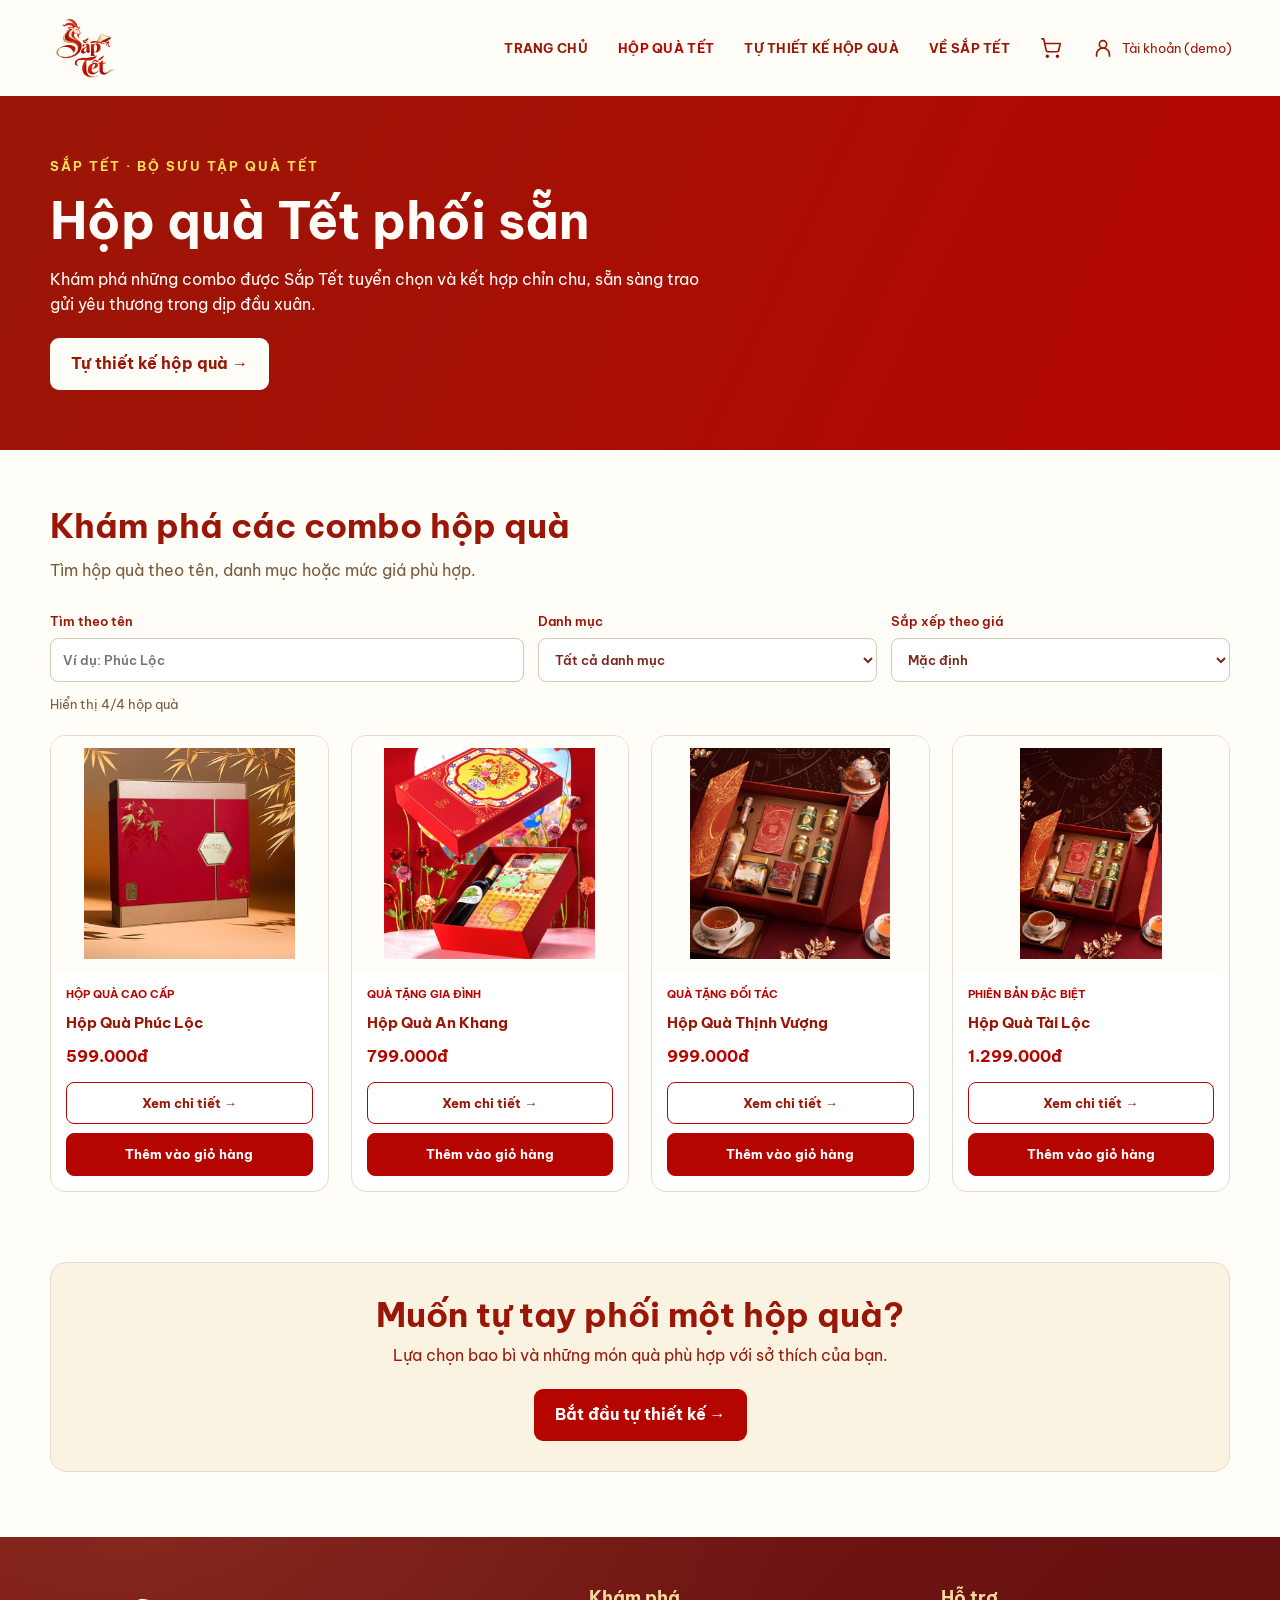
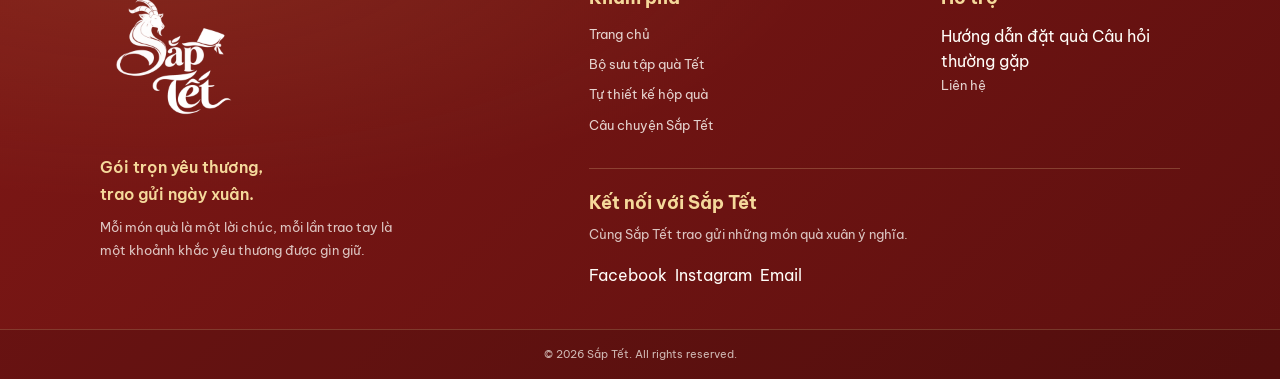
<file: products.html>
<!DOCTYPE html>
<html lang="vi">
<head>
  <meta charset="UTF-8">
  <meta name="viewport" content="width=device-width, initial-scale=1.0">
  <title>Hộp quà Tết phối sẵn | Sắp Tết</title>
  <meta name="description" content="Khám phá các combo hộp quà Tết phối sẵn tại Sắp Tết.">
  <link rel="preconnect" href="https://fonts.googleapis.com">
  <link rel="preconnect" href="https://fonts.gstatic.com" crossorigin>
  <link href="https://fonts.googleapis.com/css2?family=Be+Vietnam+Pro:wght@400;500;600;700&display=swap" rel="stylesheet">
  <link rel="stylesheet" href="css/style.css">
  <link rel="stylesheet" href="css/products.css">
</head>
<body class="page-products">
<header class="site-header">
        <div class="header-container">

            <!-- Logo -->
            <a href="index.html" class="logo" aria-label="Sắp Tết - Trang chủ">
                <img src="images/logo-sap-tet.png" alt="Sắp Tết">
            </a>

            <!-- Navigation -->
            <nav class="main-nav" aria-label="Điều hướng chính">
                <a href="index.html" class="nav-link">Trang chủ</a>
                <a href="products.html" class="nav-link active" aria-current="page">Hộp quà Tết</a>
                <a href="customize.html" class="nav-link">Tự thiết kế hộp quà</a>
                <a href="about.html" class="nav-link">Về Sắp Tết</a>
                <a href="cart.html" class="nav-link cart-link" aria-label="Giỏ hàng" data-cart-link>
                    <svg
                        xmlns="http://www.w3.org/2000/svg"
                        viewBox="0 0 24 24"
                        fill="none"
                        stroke="currentColor"
                        stroke-width="1.8"
                        stroke-linecap="round"
                        stroke-linejoin="round"
                        aria-hidden="true"
                    >
                        <circle cx="8" cy="21" r="1"></circle>
                        <circle cx="19" cy="21" r="1"></circle>
                        <path d="M2.05 2.05h2l2.66 12.42a2 2 0 0 0 2 1.58h9.78a2 2 0 0 0 1.95-1.57l1.65-7.43H5.12"></path>
                    </svg>
                    <span class="cart-count" data-cart-count hidden>0</span>
                </a>
                
                <span class="login-link login-placeholder" title="Đăng nhập chưa được triển khai trong Buổi 2">
                    <svg
                        class="login-icon"
                        xmlns="http://www.w3.org/2000/svg"
                        width="22"
                        height="22"
                        viewBox="0 0 24 24"
                        fill="none"
                        stroke="currentColor"
                        stroke-width="1.8"
                        stroke-linecap="round"
                        stroke-linejoin="round"
                        aria-hidden="true"
                    >
                        <circle cx="12" cy="8" r="4"></circle>
                        <path d="M5 21v-2a7 7 0 0 1 14 0v2"></path>
                    </svg>

                    <span class="login-text">Tài khoản (demo)</span>
                </span>
            </nav>
        </div>
    </header>
<main>
  <section class="catalog-hero">
    <div class="catalog-container">
      <p class="catalog-eyebrow">Sắp Tết · Bộ sưu tập quà Tết</p>
      <h1>Hộp quà Tết phối sẵn</h1>
      <p>Khám phá những combo được Sắp Tết tuyển chọn và kết hợp chỉn chu, sẵn sàng trao gửi yêu thương trong dịp đầu xuân.</p>
      <a class="catalog-cta" href="customize.html">Tự thiết kế hộp quà →</a>
    </div>
  </section>

  <section class="catalog-products">
    <div class="catalog-container">
      <h2>Khám phá các combo hộp quà</h2>
      <p class="catalog-subtitle">Tìm hộp quà theo tên, danh mục hoặc mức giá phù hợp.</p>
      <div class="catalog-controls" role="search" aria-label="Tìm kiếm, lọc và sắp xếp hộp quà">
        <label class="catalog-control"><span>Tìm theo tên</span>
          <input id="combo-search" type="search" placeholder="Ví dụ: Phúc Lộc" autocomplete="off">
        </label>
        <label class="catalog-control"><span>Danh mục</span>
          <select id="combo-category"><option value="">Tất cả danh mục</option></select>
        </label>
        <label class="catalog-control"><span>Sắp xếp theo giá</span>
          <select id="combo-sort">
            <option value="default">Mặc định</option>
            <option value="asc">Giá tăng dần</option>
            <option value="desc">Giá giảm dần</option>
          </select>
        </label>
      </div>
      <p id="combo-results" class="catalog-results" role="status" aria-live="polite"></p>
      <p id="combo-notice" class="catalog-notice" role="status" aria-live="polite"></p>
      <div class="catalog-grid" id="combo-list" aria-live="polite">
        <p class="catalog-empty">Đang tải danh sách hộp quà...</p>
      </div>
    </div>
  </section>

  <section class="catalog-container catalog-bottom">
    <h2>Muốn tự tay phối một hộp quà?</h2>
    <p>Lựa chọn bao bì và những món quà phù hợp với sở thích của bạn.</p>
    <a class="catalog-cta catalog-cta--outline" href="customize.html">Bắt đầu tự thiết kế →</a>
  </section>
</main>
<footer class="site-footer" id="lien-he">
  <div class="footer-main">

    <!-- LEFT: BRAND -->
    <div class="footer-brand">
      <a href="index.html" class="footer-logo" aria-label="Sắp Tết - Trang chủ">
        <img
          src="images/sap-tet-logo-white.png"
          alt="Sắp Tết"
        >
      </a>

      <p class="footer-tagline">
        Gói trọn yêu thương,<br>
        trao gửi ngày xuân.
      </p>

      <p class="footer-description">
        Mỗi món quà là một lời chúc,
        mỗi lần trao tay là một khoảnh khắc
        yêu thương được gìn giữ.
      </p>
    </div>

    <!-- RIGHT: NAVIGATION + CONNECTION -->
    <div class="footer-right">

      <!-- DISCOVER + SUPPORT -->
      <div class="footer-navigation">

        <div class="footer-column">
          <h3>Khám phá</h3>
          <a href="index.html">Trang chủ</a>
          <a href="products.html">Bộ sưu tập quà Tết</a>
          <a href="customize.html">Tự thiết kế hộp quà</a>
          <a href="about.html#story-title">Câu chuyện Sắp Tết</a>
        </div>

        <div class="footer-column">
          <h3>Hỗ trợ</h3>
          <span class="footer-placeholder" title="Nội dung đang hoàn thiện">Hướng dẫn đặt quà</span>
          <span class="footer-placeholder" title="Nội dung đang hoàn thiện">Câu hỏi thường gặp</span>
          <a href="#lien-he">Liên hệ</a>
        </div>

      </div>

      <!-- CONNECT -->
      <div class="footer-connect">
        <h3>Kết nối với Sắp Tết</h3>

        <p>
          Cùng Sắp Tết trao gửi những món quà
          xuân ý nghĩa.
        </p>

        <div class="footer-socials">
          <span class="footer-social-placeholder" title="Đang cập nhật kênh Facebook">Facebook</span>
          <span class="footer-social-placeholder" title="Đang cập nhật kênh Instagram">Instagram</span>
          <span class="footer-social-placeholder" title="Đang cập nhật kênh Email">Email</span>
        </div>
      </div>

    </div>
  </div>

  <!-- COPYRIGHT -->
  <div class="footer-bottom">
    <p>© 2026 Sắp Tết. All rights reserved.</p>
  </div>
</footer>
<script src="data/products.js"></script>
<script src="js/cart.js"></script>
<script src="js/products-page.js"></script>
</body>
</html>
</file>
<file: css/style.css>
/* SẮP TẾT · Shared system extracted from the original Home stylesheet.
 * HOME is the agreed design source of truth. Edit shared selectors here only.
 */
:root {
    --color-red: #B50500;
    --color-red-dark: #9A1708;
    --color-red-light: #CC2D0C;
    --color-gold: #C8A15A;
    --color-cream: #FFFDF8;
    --color-green: #354A3A;

    
    --font-body: "Be Vietnam Pro", sans-serif;
    --font-heading: "Be Vietnam Pro", sans-serif;

    --header-height: 88px;
}

* {
    margin: 0;
    padding: 0;
    box-sizing: border-box;
}

html {
    scroll-behavior: smooth;
}

body {
    width: 100%;
    min-height: 100vh;
    font-family: var(--font-body);
    background-color: var(--color-cream);
    color: var(--color-red-dark);
    line-height: 1.6;
}

a {
    color: inherit;
    text-decoration: none;
}

img {
    display: block;
    max-width: 100%;
}

.site-header {
    width: 100%;
    background-color: var(--color-cream);
    position: relative;
    z-index: 10;
}

.header-container {
    width: 100%;
    max-width: 1366px;
    min-height: 76px;
    margin: 0 auto;
    padding: 10px 48px;

    display: flex;
    flex-direction: row;
    align-items: center;
    justify-content: space-between;
    gap: 24px;
}

.logo {
    display: inline-flex;
    align-items: center;
    flex-shrink: 0;
}

.logo img {
    width: 76px;
    height: auto;
    object-fit: contain;
}

.main-nav {
    display: flex;
    flex-direction: row;
    align-items: center;
    justify-content: flex-end;
    flex-wrap: nowrap;
    gap: 30px;
}

.nav-link {
    display: inline-block;
    color: var(--color-red-dark);
    font-size: 13px;
    font-weight: 700;
    text-transform: uppercase;
    letter-spacing: 0.3px;
    white-space: nowrap;
    transition: color 0.2s ease;
}

.nav-link:hover,
.nav-link:focus-visible,
.nav-link.active {
    color: var(--color-red);
}

.nav-link:focus-visible {
    outline: 2px solid var(--color-gold);
    outline-offset: 5px;
}

@media (max-width: 900px) {
.header-container {
        padding: 10px 24px;
        gap: 18px;
    }
.logo img {
        width: 64px;
    }
.main-nav {
        gap: 18px;
    }
.nav-link {
        font-size: 12px;
    }
}

@media (max-width: 600px) {
.header-container {
        flex-direction: row;
        padding: 12px 16px;
        gap: 14px;
    }
.logo img {
        width: 56px;
    }
.main-nav {
        flex: 1;
        justify-content: flex-end;
        flex-wrap: wrap;
        gap: 8px 12px;
    }
.nav-link {
        font-size: 11px;
    }
}

.login-link {
    display: inline-flex;
    align-items: center;
    justify-content: center;
    flex-shrink: 0;
    gap: 8px;

    color: var(--color-red-dark);
    text-decoration: none;
    white-space: nowrap;

    transition: color 0.2s ease;
}

.login-icon {
    width: 22px;
    height: 22px;
    flex-shrink: 0;
}

.login-text {
    font-size: 13px;
    font-weight: 400; 
    letter-spacing: 0;
}

.login-link:hover,
.login-link:focus-visible {
    color: var(--color-red);
}

.login-link:focus-visible {
    outline: 2px solid var(--color-gold);
    outline-offset: 4px;
    border-radius: 3px;
}

@media (max-width: 900px) {
.login-text {
        font-size: 11px;
    }
}

@media (max-width: 600px) {
.login-link {
        gap: 5px;
    }
.login-icon {
        width: 19px;
        height: 19px;
    }
.login-text {
        font-size: 10px;
    }
}

.site-footer {
  color: #FFFDF8;
  background:
    radial-gradient(
      ellipse at 12% 0%,
      rgba(200, 161, 90, 0.13),
      transparent 42%
    ),
    linear-gradient(135deg, #7D1715 0%, #5E100F 100%);
}

.footer-main {
  width: min(1080px, calc(100% - 48px));
  margin: 0 auto;
  padding: 44px 0 34px;

  display: grid;
  grid-template-columns: minmax(0, 0.85fr) minmax(0, 1.15fr);
  column-gap: 52px;
  align-items: start;
}

.footer-brand {
  min-width: 0;
}

.footer-logo {
  display: inline-flex;
  align-items: center;
  text-decoration: none;
}

.footer-logo img {
  display: block;
  width: 150px;
  max-width: 100%;
  height: auto;
  object-fit: contain;
}

.footer-tagline {
  margin: 16px 0 9px;

  color: #F5D99B;
  font-size: 16px;
  font-weight: 600;
  line-height: 1.65;
}

.footer-description {
  max-width: 310px;
  margin: 0;

  color: rgba(255, 253, 248, 0.76);
  font-size: 13px;
  font-weight: 400;
  line-height: 1.8;
}

.footer-right {
  display: flex;
  flex-direction: column;
  gap: 23px;
  min-width: 0;
}

.footer-navigation {
  display: grid;
  grid-template-columns: minmax(0, 1.15fr) minmax(0, 0.85fr);
  column-gap: 28px;
}

.footer-column {
  min-width: 0;
}

.footer-column h3,
.footer-connect h3 {
  margin: 3px 0 13px;

  color: #F5D99B;
  font-size: 18px;
  font-weight: 700;
  line-height: 1.5;
}

.footer-column > a {
  display: block;
  width: fit-content;
  max-width: 100%;
  margin-bottom: 9px;

  color: rgba(255, 253, 248, 0.82);
  font-size: 13px;
  line-height: 1.65;
  text-decoration: none;

  transition: color 0.2s ease,
              transform 0.2s ease;
}

.footer-column > a:hover {
  color: #F5D99B;
  transform: translateX(3px);
}

.footer-connect {
  padding-top: 17px;
  border-top: 1px solid rgba(245, 217, 155, 0.23);
}

.footer-connect h3 {
  margin-bottom: 7px;
}

.footer-connect p {
  margin: 0 0 12px;

  color: rgba(255, 253, 248, 0.76);
  font-size: 13px;
  line-height: 1.7;
}

.footer-socials {
  display: flex;
  flex-wrap: wrap;
  gap: 8px;
}

.footer-socials a {
  display: inline-flex;
  align-items: center;
  justify-content: center;

  padding: 7px 12px;
  border: 1px solid rgba(245, 217, 155, 0.38);
  border-radius: 999px;

  color: #F5D99B;
  background: rgba(255, 255, 255, 0.045);

  font-size: 12px;
  line-height: 1.4;
  text-decoration: none;

  transition: background 0.2s ease,
              border-color 0.2s ease;
}

.footer-socials a:hover {
  background: rgba(245, 217, 155, 0.12);
  border-color: #F5D99B;
}

.footer-logo:focus-visible,
.footer-column a:focus-visible,
.footer-socials a:focus-visible {
  outline: 2px solid #FFDE59;
  outline-offset: 4px;
}

.footer-bottom {
  padding: 15px 24px;
  border-top: 1px solid rgba(245, 217, 155, 0.2);
  background: rgba(0, 0, 0, 0.12);
  text-align: center;
}

.footer-bottom p {
  margin: 0;

  color: rgba(255, 253, 248, 0.7);
  font-size: 11px;
  line-height: 1.7;
}

@media (max-width: 800px) {
.footer-main {
    width: min(680px, calc(100% - 40px));
    grid-template-columns: minmax(0, 0.8fr) minmax(0, 1.2fr);
    column-gap: 30px;
  }
.footer-logo img {
    width: 135px;
  }
.footer-navigation {
    column-gap: 20px;
  }
}

@media (max-width: 600px) {
.footer-main {
    width: calc(100% - 40px);
    padding: 34px 0 28px;

    grid-template-columns: 1fr;
    row-gap: 28px;
  }
.footer-logo img {
    width: 135px;
  }
.footer-tagline {
    margin-top: 12px;
    font-size: 15px;
  }
.footer-description {
    max-width: 360px;
  }
.footer-right {
    gap: 22px;
  }
.footer-navigation {
    grid-template-columns: minmax(0, 1.15fr) minmax(0, 0.85fr);
    column-gap: 18px;
  }
.footer-column h3,
  .footer-connect h3 {
    font-size: 13px;
  }
.footer-column > a {
    font-size: 12px;
    margin-bottom: 9px;
  }
.footer-connect {
    padding-top: 15px;
  }
.footer-bottom {
    padding: 13px 16px;
  }
}

@media (prefers-reduced-motion: reduce) {
.footer-column > a,
  .footer-socials a {
    transition: none;
  }
}

/* Shared accessibility and reusable demo affordances */
:root {
  --color-line: #E6D9BF;
  --color-soft: #FBF3E2;
  --shadow-card: 0 12px 28px rgba(154, 23, 8, .16);
}
.sr-only { position: absolute; width: 1px; height: 1px; padding: 0; margin: -1px; overflow: hidden; clip: rect(0, 0, 0, 0); white-space: nowrap; border: 0; }
.login-placeholder { cursor: default; }
.footer-social-placeholder { cursor: default; }
.footer-placeholder { cursor: default; }

.footer-column > .footer-placeholder { font-size: inherit; color: inherit; }
.footer-socials .footer-social-placeholder { display: inline-flex; align-items: center; justify-content: center; padding: 6px 0; }

/* Dùng chung biểu tượng giỏ hàng cho mọi trang (Buổi 3) */

.cart-link {
  display: inline-flex;
  align-items: center;
  gap: 6px;
}

.cart-link svg {
  width: 22px;
  height: 22px;
  flex-shrink: 0;
}

.cart-count {
  display: inline-flex;
  align-items: center;
  justify-content: center;
  min-width: 20px;
  height: 20px;
  padding: 0 6px;
  border-radius: 999px;
  background: #B50500;
  color: #fff;
  font-size: 11px;
  font-weight: 700;
  line-height: 1;
  letter-spacing: 0;
}

.cart-count[hidden] {
  display: none;
}

@media (max-width: 600px) {
  .cart-link svg {
    width: 19px;
    height: 19px;
  }
}
</file>
<file: css/home.css>
/* SẮP TẾT · Home-only styles from original homepage; shared selectors removed. */
.hero-banner {
    position: relative;
    width: 100%;
    overflow: hidden;
    background-color: var(--color-red-dark);
}

.hero-image {
    display: block;
    width: 100%;
    height: auto;
    object-fit: cover;
}

.hero-cta {
    position: absolute;
    left: 15%;
    bottom: 20%;

    display: inline-flex;
    align-items: center;
    justify-content: center;
    gap: 10px;

    padding: 14px 26px;
    border: 1px solid var(--color-red);
    border-radius: 4px;

    background-color: var(--color-red);
    color: #FFFFFF;

    font-size: 13px;
    font-weight: 600;
    text-transform: none;
    letter-spacing: 0.5px;
    line-height: 1.4;

    transition:
        background-color 0.25s ease,
        color 0.25s ease,
        border-color 0.25s ease,
        transform 0.25s ease;
}

.hero-cta:hover {
    background-color: #FFDE59;
    color: var(--color-red-dark);
    border-color: #FFDE59;
    transform: translateY(-2px);
}

.hero-cta:focus-visible {
    outline: 3px solid var(--color-gold);
    outline-offset: 4px;
}

@media (max-width: 900px) {
.hero-cta {
        left: 12%;
        bottom: 18%;
        padding: 11px 18px;
        font-size: 12px;
    }
}

@media (max-width: 600px) {
.hero-cta {
        left: 11%;
        bottom: 13%;
        padding: 8px 12px;
        font-size: 10px;
    }
}

@media (max-width: 380px) {
.hero-cta {
        bottom: 12%;
        padding: 7px 9px;
        font-size: 9px;
    }
}

.gift-options {
    padding: 76px 48px 88px;
    background-color: var(--color-cream);
}

.section-container {
    width: 100%;
    max-width: 1200px;
    margin: 0 auto;
}

.section-title {
    margin-bottom: 14px;
    color: var(--color-red-dark);
    font-family: var(--font-body);
    font-size: 30px;
    font-weight: 700;
    text-align: center;
}

.section-description {
    max-width: 580px;
    margin: 0 auto 40px;
    color: #74645A;
    font-family: var(--font-body);
    font-size: 14px;
    line-height: 1.9;
    text-align: center;
}

.gift-options-grid {
    display: grid;
    grid-template-columns: repeat(2, minmax(0, 1fr));
    gap: 24px;
}

.gift-card {
    position: relative;
    display: flex;
    align-items: flex-end;
    min-width: 0;
    min-height: 370px;
    padding: 24px;
    overflow: hidden;
    isolation: isolate;

    background: #76180F;
    border: 1px solid rgb(216 189 138 / 75%);
    border-radius: 16px;

    box-shadow:
        0 8px 24px rgb(70 20 10 / 10%),
        inset 0 1px 0 rgb(255 255 255 / 25%);

    transition:
        transform 0.35s ease,
        box-shadow 0.35s ease;
}

.gift-card-image {
    position: absolute;
    z-index: -3;
    inset: 0;

    width: 100%;
    height: 100%;
    object-fit: cover;

    transition: transform 0.6s ease;
}

.gift-card::before {
    position: absolute;
    z-index: -2;
    inset: 0;
    content: "";

    background:
        linear-gradient(
            180deg,
            rgb(73 12 8 / 4%) 0%,
            rgb(92 13 8 / 15%) 30%,
            rgb(65 8 7 / 88%) 100%
        ),
        linear-gradient(
            120deg,
            rgb(181 5 0 / 18%),
            transparent 65%
        );

    pointer-events: none;
}

.gift-card::after {
    position: absolute;
    z-index: 2;
    inset: 0;

    border: 1px solid rgb(255 240 207 / 28%);
    border-radius: inherit;

    content: "";
    pointer-events: none;
}

.gift-card-content {
    position: relative;
    z-index: 1;

    width: 100%;
    padding: 22px;

    background: rgb(89 17 12 / 48%);
    border: 1px solid rgb(255 238 211 / 24%);
    border-radius: 12px;

    -webkit-backdrop-filter: blur(12px) saturate(125%);
    backdrop-filter: blur(12px) saturate(125%);

    box-shadow:
        0 8px 24px rgb(30 5 2 / 12%),
        inset 0 1px 0 rgb(255 255 255 / 16%);
}

.gift-card-content::before {
    position: absolute;
    top: 0;
    left: 18px;
    right: 18px;

    height: 1px;

    background: linear-gradient(
        90deg,
        transparent,
        rgb(255 239 202 / 65%),
        transparent
    );

    content: "";
}

.gift-card-number {
    display: block;
    margin-bottom: 12px;

    color: #E8CD96;
    font-family: var(--font-body);
    font-size: 10px;
    font-weight: 600;
    letter-spacing: 1.5px;
}

.gift-card h3 {
    margin-bottom: 10px;

    color: #FFF8ED;
    font-family: var(--font-body);
    font-size: 21px;
    font-weight: 600;
    line-height: 1.5;
}

.gift-card p {
    margin-bottom: 20px;

    color: #F4E5D9;
    font-family: var(--font-body);
    font-size: 13px;
    line-height: 1.8;
}

.gift-card-link {
    display: inline-flex;
    align-items: center;
    gap: 10px;

    padding-bottom: 5px;

    color: #F0D49A;
    border-bottom: 1px solid rgb(240 212 154 / 70%);

    font-family: var(--font-body);
    font-size: 12px;
    font-weight: 600;

    transition:
        color 0.25s ease,
        gap 0.25s ease;
}

.gift-card:hover {
    transform: translateY(-5px);

    box-shadow:
        0 16px 34px rgb(70 20 10 / 17%),
        inset 0 1px 0 rgb(255 255 255 / 30%);
}

.gift-card:hover .gift-card-image {
    transform: scale(1.045);
}

.gift-card-link:hover {
    gap: 16px;
    color: #FFFFFF;
}

.gift-card-link:focus-visible {
    outline: 2px solid #F0D49A;
    outline-offset: 5px;
}

@media (max-width: 900px) {
.gift-options {
        padding: 60px 24px 68px;
    }
.gift-card {
        min-height: 340px;
        padding: 18px;
    }
.gift-card-content {
        padding: 18px;
    }
.gift-card h3 {
        font-size: 19px;
    }
}

@media (max-width: 600px) {
.gift-options {
        padding: 48px 16px 56px;
    }
.section-title {
        font-size: 24px;
    }
.section-description {
        margin-bottom: 28px;
        font-size: 13px;
    }
.gift-options-grid {
        grid-template-columns: 1fr;
        gap: 18px;
    }
.gift-card {
        min-height: 340px;
        padding: 16px;
        border-radius: 14px;
    }
.gift-card-content {
        padding: 18px;
    }
.gift-card h3 {
        font-size: 20px;
    }
}

@media (prefers-reduced-motion: reduce) {
.gift-card,
    .gift-card-image,
    .gift-card-link {
        transition: none;
    }
}

.featured-products {
    padding: 60px 36px 68px;
    background-color: var(--color-cream);
    overflow: hidden;
}

.featured-container {
    width: 100%;
    max-width: 1080px;
    margin: 0 auto;
}

.featured-heading {
    display: flex;
    justify-content: space-between;
    align-items: flex-end;
    gap: 24px;
    margin-bottom: 24px;
}

.featured-heading-text {
    max-width: 720px;
}

.featured-eyebrow {
    margin-bottom: 10px;
    color: var(--color-red-dark);
    font-size: 10px;
    font-weight: 700;
    letter-spacing: 1.5px;
}

.featured-title {
    margin: 0;
    color: var(--color-red-dark);
    font-family: var(--font-heading);
    font-size: clamp(23px, 2.5vw, 30px);
    font-weight: 700;
    line-height: 1.4;
}

.featured-description {
    max-width: 600px;
    margin-top: 10px;
    color: #74645A;
    font-size: 12px;
    line-height: 1.8;
}

.featured-view-all {
    display: inline-flex;
    align-items: center;
    gap: 8px;
    flex-shrink: 0;
    padding-bottom: 7px;
    color: var(--color-red-dark);
    border-bottom: 1px solid var(--color-gold);
    font-size: 11px;
    font-weight: 600;
    white-space: nowrap;
    transition: color 0.25s ease;
}

.featured-view-all:hover {
    color: var(--color-gold);
}

.product-carousel {
    display: grid;
    grid-auto-flow: column;
    grid-auto-columns: 228px;
    gap: 16px;

    width: 100%;
    overflow-x: auto;
    overflow-y: hidden;

    padding: 4px 2px 16px;
    scroll-snap-type: x mandatory;
    scroll-padding-left: 2px;
    overscroll-behavior-x: contain;
    -webkit-overflow-scrolling: touch;

    scrollbar-width: thin;
    scrollbar-color: var(--color-gold) #F0E7D8;
}

.product-card {
    display: flex;
    flex-direction: column;
    min-width: 0;
    overflow: hidden;

    background: #FFFFFF;
    border: 1px solid #E9DCC5;
    border-radius: 12px;
    scroll-snap-align: start;

    box-shadow: 0 5px 18px rgb(70 30 15 / 5%);
    transition:
        transform 0.3s ease,
        box-shadow 0.3s ease,
        border-color 0.3s ease;
}

.product-card:hover {
    transform: translateY(-4px);
    border-color: var(--color-gold);
    box-shadow: 0 10px 24px rgb(70 30 15 / 10%);
}

.product-image-link {
    position: relative;
    display: block;
    flex-shrink: 0;
    overflow: hidden;
    aspect-ratio: 1 / 0.94;
    background: #F6EDE0;
}

.product-image {
    display: block;
    width: 100%;
    height: 100%;
    object-fit: cover;
    transition: transform 0.45s ease;
}

.product-card:hover .product-image {
    transform: scale(1.04);
}

.product-badge {
    position: absolute;
    top: 10px;
    left: 10px;
    z-index: 1;

    max-width: calc(100% - 20px);
    padding: 6px 9px;

    color: #FFFDF8;
    background: linear-gradient(
        120deg,
        #57130F 0%,
        #9A1708 52%,
        #C43B22 100%
    );

    border: 1px solid rgb(255 231 181 / 75%);
    border-radius: 5px;

    box-shadow:
        0 3px 10px rgb(63 12 8 / 18%),
        inset 0 1px 0 rgb(255 255 255 / 18%);

    font-size: 8px;
    font-weight: 700;
    letter-spacing: 0.35px;
    line-height: 1.4;
}

.product-badge-gold {
    color: #57130F;
    background: linear-gradient(
        120deg,
        #F7E7B8 0%,
        #D8B56D 48%,
        #F2D99B 100%
    );

    border-color: #C8A15A;
    box-shadow:
        0 3px 10px rgb(91 57 15 / 12%),
        inset 0 1px 0 rgb(255 255 255 / 65%);
}

.product-info {
    display: flex;
    flex: 1;
    flex-direction: column;
    padding: 14px 13px 13px;
}

.product-category {
    margin-bottom: 6px;
    color: #A17C45;
    font-size: 8px;
    font-weight: 700;
    letter-spacing: 0.8px;
}

.product-name {
    color: #57130F;
    font-size: 14px;
    font-weight: 700;
    line-height: 1.5;
}

.product-name a:hover {
    color: var(--color-red);
}

.product-description {
    min-height: 44px;
    margin: 7px 0 13px;
    color: #796D65;
    font-size: 10px;
    line-height: 1.7;
}

.product-bottom {
    display: flex;
    align-items: center;
    justify-content: space-between;
    gap: 8px;

    margin-top: auto;
    padding-top: 11px;
    border-top: 1px solid #F0E7D8;
}

.product-price {
    margin: 0;
    color: var(--color-red-dark);
    font-size: 14px;
    font-weight: 700;
    white-space: nowrap;
    font-variant-numeric: tabular-nums;
}

.product-detail-link {
    display: inline-flex;
    align-items: center;
    justify-content: center;
    gap: 5px;
    flex-shrink: 0;

    padding: 8px 9px;
    color: #FFFDF8;

    background: linear-gradient(
        135deg,
        rgb(154 23 8 / 82%),
        rgb(89 19 15 / 72%)
    );

    border: 1px solid rgb(216 189 138 / 80%);
    border-radius: 8px;

    box-shadow:
        inset 0 1px 0 rgb(255 255 255 / 18%),
        0 3px 9px rgb(70 20 10 / 10%);

    -webkit-backdrop-filter: blur(10px);
    backdrop-filter: blur(10px);

    font-size: 9px;
    font-weight: 600;
    white-space: nowrap;

    transition:
        background 0.25s ease,
        border-color 0.25s ease,
        transform 0.25s ease;
}

.product-detail-arrow {
    font-size: 12px;
    line-height: 1;
}

.product-detail-link:hover {
    color: #FFFFFF;
    background: linear-gradient(135deg, #B50500, #7D1911);
    border-color: #E8D2A3;
    transform: translateY(-1px);
}

.product-detail-link:focus-visible,
.featured-view-all:focus-visible {
    outline: 2px solid var(--color-gold);
    outline-offset: 3px;
}

.carousel-hint {
    display: flex;
    align-items: center;
    justify-content: flex-end;
    gap: 10px;
    margin-top: 12px;
}

.carousel-hint-line {
    width: 28px;
    height: 1px;
    background: var(--color-gold);
}

.carousel-hint p {
    color: #8B7566;
    font-size: 10px;
}

.carousel-hint-arrow {
    color: var(--color-red-dark);
    font-size: 16px;
}

@media (max-width: 1000px) {
.featured-products {
        padding: 52px 28px 60px;
    }
.product-carousel {
        grid-auto-columns: 218px;
    }
}

@media (max-width: 650px) {
.featured-products {
        padding: 42px 18px 48px;
    }
.featured-heading {
        display: block;
    }
.featured-title {
        font-size: 23px;
    }
.featured-description {
        font-size: 11px;
    }
.featured-view-all {
        margin-top: 14px;
    }
.product-carousel {
        grid-auto-columns: 72%;
        gap: 13px;
    }
.product-image-link {
        aspect-ratio: 1 / 0.88;
    }
.product-info {
        padding: 13px 12px 12px;
    }
.product-price {
        font-size: 13px;
    }
.product-detail-link {
        padding: 8px;
        font-size: 9px;
    }
}

@media (max-width: 380px) {
.product-carousel {
        grid-auto-columns: 82%;
    }
.product-bottom {
        gap: 5px;
    }
.product-price {
        font-size: 12px;
    }
.product-detail-link {
        gap: 4px;
        padding: 7px;
        font-size: 8px;
    }
}

@media (prefers-reduced-motion: reduce) {
.product-card,
    .product-image,
    .product-detail-link,
    .featured-view-all {
        transition: none;
    }
.product-card:hover,
    .product-card:hover .product-image {
        transform: none;
    }
}

.brand-story {
    position: relative;
    isolation: isolate;
    overflow: hidden;
    width: 100%;
    padding: 76px 24px 68px;

    
    background-image: url("../images/story-background.png");
    background-size: cover;
    background-position: center;
    background-repeat: no-repeat;

    color: #FFFDF8;
}

.brand-story::before {
    content: "";
    position: absolute;
    inset: 0;
    z-index: -1;

background: rgba(154, 23, 8, 0.65);    
pointer-events: none;
}

.brand-story__inner {
    position: relative;
    z-index: 1;
    width: 100%;
    max-width: 820px;
    margin: 0 auto;
    text-align: center;
}

.brand-story__inner {
    width: 100%;
    max-width: 820px;
    margin: 0 auto;
    text-align: center;
}

.brand-story__eyebrow {
    margin: 0 0 20px;
    color: #FFDE59;
    font-family: "Be Vietnam Pro", sans-serif;
    font-size: 11px;
    font-weight: 700;
    letter-spacing: 3px;
    line-height: 1.8;
}

.brand-story__title {
    margin: 0;
    color: #FFFDF8;
    font-family: "Be Vietnam Pro", sans-serif;
    font-size: clamp(28px, 4vw, 44px);
    font-weight: 700;
    line-height: 1.4;
    letter-spacing: -0.8px;
}

.brand-story__ornament {
    display: flex;
    align-items: center;
    justify-content: center;
    gap: 12px;
    margin: 25px auto 28px;
}

.brand-story__ornament span:not(.brand-story__ornament-star) {
    display: block;
    width: 54px;
    height: 1px;
    background-color: #C8A15A;
}

.brand-story__ornament-star {
    color: #FFDE59;
    font-size: 15px;
    line-height: 1;
}

.brand-story__content {
    max-width: 680px;
    margin: 0 auto;
}

.brand-story__content p {
    margin: 0 0 18px;
    color: #FFF3D9;
    font-family: "Be Vietnam Pro", sans-serif;
    font-size: 15px;
    font-weight: 400;
    line-height: 2;
}

.brand-story__tagline {
    margin: 34px 0 0;
    color: #FFDE59;
    font-family: "Be Vietnam Pro", sans-serif;
    font-size: clamp(17px, 2.5vw, 23px);
    font-weight: 700;
    line-height: 1.7;
}

.brand-story__bottom-line {
    width: 48px;
    height: 2px;
    margin: 30px auto 0;
    background-color: #C8A15A;
    border-radius: 999px;
}

@media (max-width: 768px) {
.brand-story {
        padding: 60px 24px 54px;
    }
.brand-story__eyebrow {
        margin-bottom: 16px;
        font-size: 10px;
        letter-spacing: 2.5px;
    }
.brand-story__title {
        letter-spacing: -0.4px;
    }
.brand-story__ornament {
        margin: 22px auto 24px;
    }
.brand-story__content p {
        font-size: 14px;
        line-height: 1.9;
    }
.brand-story__tagline {
        margin-top: 28px;
    }
}

@media (max-width: 480px) {
.brand-story {
        padding: 48px 20px 44px;
    }
.brand-story__title {
        font-size: 27px;
        line-height: 1.5;
    }
.desktop-break {
        display: none;
    }
.brand-story__ornament span:not(
        .brand-story__ornament-star
    ) {
        width: 38px;
    }
.brand-story__content p {
        font-size: 13px;
        line-height: 1.9;
    }
.brand-story__tagline {
        font-size: 17px;
    }
}

@media (prefers-reduced-motion: reduce) {
.brand-story *,
    .brand-story *::before,
    .brand-story *::after {
        animation: none !important;
        transition: none !important;
    }
}

.why-sap-tet {
  --glass-red: #9A1708;
  --glass-red-bright: #B50500;
  --glass-gold: #C8A15A;
  --glass-cream: #FFFDF8;
  --glass-text: #55463C;

  position: relative;
  isolation: isolate;
  width: 100%;
  padding: 92px 24px 82px;
  overflow: hidden;
  background:
    radial-gradient(
      ellipse at 50% 0%,
      rgba(200, 161, 90, 0.10),
      transparent 52%
    ),
    var(--glass-cream);
  color: var(--glass-text);
  font-family: "Be Vietnam Pro", sans-serif;
}

.why-sap-tet *,
.why-sap-tet *::before,
.why-sap-tet *::after {
  box-sizing: border-box;
}

.why-sap-tet__container {
  width: 100%;
  max-width: 1160px;
  margin: 0 auto;
}

.why-sap-tet__heading {
  max-width: 720px;
  margin: 0 auto 54px;
  text-align: center;
}

.why-sap-tet__eyebrow {
  display: flex;
  align-items: center;
  justify-content: center;
  gap: 13px;
  margin: 0 0 18px;
  color: #A78243;
  font-size: 10px;
  font-weight: 700;
  letter-spacing: 2.8px;
  line-height: 1.8;
}

.why-sap-tet__eyebrow-line {
  width: 32px;
  height: 1px;
  flex: 0 0 auto;
  background: linear-gradient(
    90deg,
    transparent,
    var(--glass-gold)
  );
}

.why-sap-tet__eyebrow-line:last-child {
  transform: rotate(180deg);
}

.why-sap-tet__title {
  margin: 0;
  color: var(--glass-red);
  font-size: clamp(27px, 3.4vw, 42px);
  font-weight: 700;
  line-height: 1.4;
  letter-spacing: -1px;
}

.why-sap-tet__title span {
  color: var(--glass-red-bright);
}

.why-sap-tet__subtitle {
  margin: 14px 0 0;
  color: #78695D;
  font-size: 13px;
  font-weight: 400;
  line-height: 1.9;
}

.value-grid {
  display: grid;
  grid-template-columns: repeat(3, minmax(0, 1fr));
  align-items: start;
  gap: 30px;
}

.value-card {
  min-width: 0;
  text-align: center;
}

.value-card__visual {
  position: relative;
  isolation: isolate;
  display: block;

  width: 100%;
  aspect-ratio: 1 / 1;
  height: auto;
  min-width: 0;
  min-height: 0;

  padding: 0;
  overflow: hidden;

  border: 1px solid rgba(200, 161, 90, 0.85);
  border-radius: 23px;

  background:
    linear-gradient(
      145deg,
      rgba(255, 255, 255, 0.95),
      rgba(245, 225, 196, 0.72) 48%,
      rgba(154, 23, 8, 0.12)
    );

  box-shadow:
    0 16px 38px rgba(75, 30, 15, 0.10),
    0 4px 12px rgba(200, 161, 90, 0.09),
    inset 0 1px 0 rgba(255, 255, 255, 0.95);

  transition:
    border-color 0.35s ease,
    box-shadow 0.35s ease,
    transform 0.35s ease;
}

.value-card__image-glass {
  position: absolute;
  inset: 8px;
  z-index: 0;

  width: auto;
  height: auto;
  min-width: 0;
  min-height: 0;

  overflow: hidden;
  border: 1px solid rgba(255, 255, 255, 0.82);
  border-radius: 16px;

  background: #F3E8D8;

  box-shadow:
    inset 0 0 0 1px rgba(200, 161, 90, 0.16),
    0 2px 8px rgba(60, 20, 10, 0.08);
}

.value-card__image {
  position: absolute;
  inset: 0;

  display: block;
  width: 100%;
  height: 100%;
  max-width: none;
  max-height: none;

  object-fit: cover;
  object-position: center;

  transform: scale(1.001);
  transition: transform 0.65s cubic-bezier(0.2, 0.7, 0.2, 1);
}

.value-card__image-glass::before {
  content: "";
  position: absolute;
  inset: 0;
  z-index: 1;
  pointer-events: none;

  background:
    linear-gradient(
      150deg,
      rgba(255, 253, 248, 0.22) 0%,
      transparent 34%,
      transparent 72%,
      rgba(75, 12, 8, 0.15) 100%
    );
}

.value-card__image-glass::after {
  content: "";
  position: absolute;
  inset: -35% -65%;
  z-index: 2;
  pointer-events: none;

  background: linear-gradient(
    115deg,
    transparent 35%,
    rgba(255, 255, 255, 0.02) 42%,
    rgba(255, 255, 255, 0.32) 48%,
    rgba(255, 255, 255, 0.10) 52%,
    transparent 59%
  );

  transform: translateX(-32%) rotate(-8deg);
  transition: transform 0.8s ease;
}

.value-card__visual::before {
  content: "";
  position: absolute;
  inset: 8px;
  z-index: 2;
  border: 1px solid rgba(255, 255, 255, 0.38);
  border-radius: 16px;
  pointer-events: none;

  box-shadow:
    inset 0 1px 0 rgba(255, 255, 255, 0.60),
    inset 0 -1px 0 rgba(200, 161, 90, 0.18);
}

.value-card__visual::after {
  content: "";
  position: absolute;
  right: -22%;
  bottom: -30%;
  z-index: 1;

  width: 62%;
  aspect-ratio: 1;

  border-radius: 50%;
  background: rgba(200, 161, 90, 0.22);
  filter: blur(30px);
  pointer-events: none;
}

.value-card__number {
  position: absolute;
  right: 19px;
  bottom: 19px;
  z-index: 4;

  display: grid;
  place-items: center;

  width: 43px;
  height: 43px;
  border-radius: 50%;
  border: 1px solid rgba(255, 255, 255, 0.76);

  color: #FFFDF8;
  background:
    linear-gradient(
      140deg,
      rgba(181, 5, 0, 0.78),
      rgba(89, 19, 15, 0.60)
    );

  font-size: 11px;
  font-weight: 600;
  letter-spacing: 0.7px;

  box-shadow:
    0 5px 18px rgba(57, 12, 8, 0.20),
    inset 0 1px 0 rgba(255, 255, 255, 0.30);

  -webkit-backdrop-filter: blur(14px) saturate(145%);
  backdrop-filter: blur(14px) saturate(145%);
}

.value-card__body {
  padding: 24px 4px 0;
}

.value-card__title {
  margin: 0 0 11px;
  color: var(--glass-red);
  font-size: clamp(18px, 1.8vw, 22px);
  font-weight: 700;
  line-height: 1.5;
  letter-spacing: -0.45px;
}

.value-card__description {
  margin: 0;
  color: var(--glass-text);
  font-size: 12px;
  font-weight: 400;
  line-height: 1.95;
}

.value-card__accent {
  width: 38px;
  height: 2px;
  margin-top: 19px;

  border-radius: 99px;
  background: linear-gradient(
    90deg,
    var(--glass-red),
    var(--glass-gold)
  );

  transition: width 0.35s ease;
}

@media (hover: hover) and (prefers-reduced-motion: no-preference) {
.value-card:hover .value-card__visual {
    transform: translateY(-4px);
    border-color: rgba(200, 161, 90, 1);

    box-shadow:
      0 22px 44px rgba(75, 30, 15, 0.14),
      0 0 0 4px rgba(200, 161, 90, 0.07),
      inset 0 1px 0 rgba(255, 255, 255, 1);
  }
.value-card:hover .value-card__image {
    transform: scale(1.055);
  }
.value-card:hover .value-card__image-glass::after {
    transform: translateX(24%) rotate(-8deg);
  }
.value-card:hover .value-card__accent {
    width: 66px;
  }
}

@media (max-width: 900px) {
.why-sap-tet {
    padding: 72px 24px 64px;
  }
.why-sap-tet__heading {
    margin-bottom: 42px;
  }
.value-grid {
    gap: 20px;
  }
.value-card__visual {
    border-radius: 19px;
  }
.value-card__image-glass {
    inset: 7px;
    border-radius: 13px;
  }
.value-card__visual::before {
    inset: 7px;
    border-radius: 13px;
  }
.value-card__number {
    right: 15px;
    bottom: 15px;
    width: 37px;
    height: 37px;
  }
.value-card__body {
    padding-top: 19px;
  }
.value-card__title {
    font-size: 17px;
  }
.value-card__description {
    font-size: 11px;
    line-height: 1.9;
  }
}

@media (max-width: 600px) {
.why-sap-tet {
    padding: 56px 22px 52px;
  }
.why-sap-tet__heading {
    margin-bottom: 32px;
  }
.why-sap-tet__eyebrow {
    gap: 8px;
    font-size: 9px;
    letter-spacing: 1.7px;
  }
.why-sap-tet__eyebrow-line {
    width: 22px;
  }
.why-sap-tet__title {
    font-size: 28px;
    line-height: 1.45;
    letter-spacing: -0.6px;
  }
.why-sap-tet__subtitle {
    max-width: 290px;
    margin: 11px auto 0;
    font-size: 12px;
  }
.value-grid {
    grid-template-columns: minmax(0, 1fr);
    gap: 36px;
    max-width: 410px;
    margin: 0 auto;
  }
.value-card__visual {
    border-radius: 22px;
  }
.value-card__image-glass {
    inset: 8px;
    border-radius: 15px;
  }
.value-card__visual::before {
    inset: 8px;
    border-radius: 15px;
  }
.value-card__number {
    right: 18px;
    bottom: 18px;
    width: 41px;
    height: 41px;
  }
.value-card__body {
    padding: 20px 3px 0;
  }
.value-card__title {
    margin-bottom: 9px;
    font-size: 20px;
  }
.value-card__description {
    font-size: 12px;
    line-height: 1.95;
  }
.value-card__accent {
    margin-top: 15px;
  }
}

@media (prefers-reduced-motion: reduce) {
.value-card__visual,
  .value-card__image,
  .value-card__image-glass::after,
  .value-card__accent {
    transition: none !important;
  }
}

.tet-sale {
  --ts-red: #710f19;
  --ts-deep: #43080f;
  --ts-gold: #e6c782;
  --ts-cream: #fff4dc;

  padding: clamp(34px, 6vw, 76px) 4%;
  font-family: "Be Vietnam Pro", sans-serif;
  background: #fffaf2;
  overflow: hidden;
}

.tet-sale *,
.tet-sale *::before,
.tet-sale *::after {
  box-sizing: border-box;
}

.tet-sale__frame {
  position: relative;
  isolation: isolate;
  overflow: hidden;
  max-width: 1440px;
  margin: 0 auto;
  padding: clamp(34px, 5vw, 70px) clamp(18px, 5vw, 68px);
  border: 1px solid rgba(230, 199, 130, 0.8);
  border-radius: 24px;
  background:
    radial-gradient(ellipse at 50% 0%,
      rgba(177, 52, 51, 0.6), transparent 50%),
    linear-gradient(135deg, #7d1520 0%, #590c16 48%, #38060d 100%);
  box-shadow:
    0 20px 55px rgba(87, 13, 22, 0.2),
    inset 0 0 0 5px rgba(255, 255, 255, 0.025),
    inset 0 0 35px rgba(230, 199, 130, 0.06);
}

.tet-sale__glow {
  position: absolute;
  z-index: -1;
  width: 380px;
  height: 380px;
  border-radius: 50%;
  pointer-events: none;
  filter: blur(75px);
  opacity: 0.3;
  animation: ts-glow-drift 12s ease-in-out infinite alternate;
}

.tet-sale__glow--one {
  top: -170px;
  left: -100px;
  background: #ffb77a;
}

.tet-sale__glow--two {
  right: -150px;
  bottom: -170px;
  background: #c78b42;
  animation-delay: -5s;
}

.tet-sale__spark {
  position: absolute;
  z-index: -1;
  color: var(--ts-gold);
  opacity: 0.6;
  pointer-events: none;
  animation: ts-sparkle 3s ease-in-out infinite;
}

.tet-sale__spark--one {
  top: 12%;
  left: 6%;
  font-size: 28px;
}

.tet-sale__spark--two {
  top: 35%;
  right: 4%;
  font-size: 36px;
  animation-delay: -1s;
}

.tet-sale__spark--three {
  bottom: 8%;
  left: 48%;
  font-size: 22px;
  animation-delay: -2s;
}

.tet-sale__header {
  position: relative;
  text-align: center;
  color: var(--ts-cream);
  margin-bottom: 46px;
}

.tet-sale__eyebrow {
  display: flex;
  align-items: center;
  justify-content: center;
  gap: 13px;
  color: var(--ts-gold);
  font-size: 10px;
  letter-spacing: 2.5px;
  font-weight: 700;
}

.tet-sale__line {
  display: block;
  width: 32px;
  height: 1px;
  background: var(--ts-gold);
  opacity: 0.8;
}

.tet-sale__header h2 {
  margin: 20px 0 12px;
  font-size: clamp(30px, 5vw, 60px);
  line-height: 1.15;
  letter-spacing: -1.5px;
  font-weight: 800;
  color: #fff9eb;
  text-shadow: 0 4px 25px rgba(0, 0, 0, 0.15);
}

.tet-sale__header h2 span {
  display: block;
  color: var(--ts-gold);
  background: linear-gradient(
    110deg,
    #b98b43,
    #fff1b8,
    #d3a44e,
    #fff3c7,
    #b98b43
  );
  background-size: 250% auto;
  background-clip: text;
  -webkit-background-clip: text;
  -webkit-text-fill-color: transparent;
  animation: ts-gold-shimmer 7s linear infinite;
}

.tet-sale__subtitle {
  margin: 0;
  color: rgba(255, 244, 220, 0.8);
  font-size: 13px;
  line-height: 1.8;
}

.tet-sale__ornament {
  display: flex;
  justify-content: center;
  align-items: center;
  gap: 12px;
  margin-top: 23px;
  color: var(--ts-gold);
  font-size: 16px;
}

.tet-sale__ornament span {
  width: 50px;
  height: 1px;
  background: linear-gradient(90deg, transparent, var(--ts-gold));
}

.tet-sale__ornament span:last-child {
  transform: rotate(180deg);
}

.tet-sale__grid {
  position: relative;
  display: grid;
  grid-template-columns: repeat(3, minmax(0, 1fr));
  align-items: stretch;
  gap: clamp(14px, 2vw, 26px);
}

.tet-glass-card {
  position: relative;
  min-width: 0;
  overflow: hidden;
  border-radius: 17px;
  border: 1px solid rgba(255, 244, 220, 0.28);
  background: linear-gradient(
    145deg,
    rgba(255, 255, 255, 0.17),
    rgba(255, 255, 255, 0.055) 48%,
    rgba(255, 255, 255, 0.09)
  );
  -webkit-backdrop-filter: blur(18px) saturate(140%);
  backdrop-filter: blur(18px) saturate(140%);
  box-shadow:
    inset 0 1px 0 rgba(255, 255, 255, 0.28),
    inset 0 -1px 0 rgba(255, 255, 255, 0.06),
    0 12px 35px rgba(31, 0, 5, 0.2);
  transition:
    transform 0.45s cubic-bezier(.2, .8, .2, 1),
    border-color 0.35s ease,
    box-shadow 0.35s ease;
  animation: ts-card-enter 0.8s both;
}

.tet-glass-card:nth-child(2) {
  animation-delay: 0.12s;
}

.tet-glass-card:nth-child(3) {
  animation-delay: 0.24s;
}

.tet-glass-card:hover {
  transform: translateY(-11px) scale(1.015);
  border-color: rgba(255, 222, 151, 0.9);
  box-shadow:
    inset 0 1px 0 rgba(255, 255, 255, 0.45),
    0 20px 50px rgba(20, 0, 0, 0.32),
    0 0 28px rgba(230, 199, 130, 0.14);
}

.tet-glass-card--featured {
  border-color: rgba(230, 199, 130, 0.65);
  box-shadow:
    inset 0 1px 0 rgba(255, 255, 255, 0.35),
    0 15px 42px rgba(24, 0, 0, 0.25),
    0 0 20px rgba(230, 199, 130, 0.1);
}

.tet-glass-card--featured::before {
  content: "ĐƯỢC YÊU THÍCH";
  position: absolute;
  z-index: 3;
  top: 15px;
  right: -33px;
  padding: 7px 36px;
  color: #4a160e;
  background: linear-gradient(100deg, #d3a44e, #fff0b9, #d3a44e);
  font-size: 8px;
  font-weight: 800;
  letter-spacing: 0.7px;
  transform: rotate(35deg);
  pointer-events: none;
}

.tet-glass-card__visual {
  position: relative;
  isolation: isolate;
  aspect-ratio: 1 / 1;
  overflow: hidden;
  background: linear-gradient(145deg, #f6e8d1, #d8c4a3);
}

.tet-glass-card__image {
  width: 100%;
  height: 100%;
  display: block;
  object-fit: cover;
  transition: transform 0.8s cubic-bezier(.2, .8, .2, 1);
}

.tet-glass-card:hover .tet-glass-card__image {
  transform: scale(1.075);
}

.tet-glass-card__image-shine {
  position: absolute;
  inset: -50% auto -50% -80%;
  z-index: 1;
  width: 45%;
  transform: rotate(22deg);
  background: linear-gradient(
    90deg,
    transparent,
    rgba(255, 255, 255, 0.42),
    transparent
  );
  pointer-events: none;
}

.tet-glass-card:hover .tet-glass-card__image-shine {
  animation: ts-image-shine 0.9s ease forwards;
}

.tet-glass-card__badge {
  position: absolute;
  z-index: 2;
  top: 13px;
  left: 13px;
  display: flex;
  flex-direction: column;
  align-items: center;
  justify-content: center;
  width: 53px;
  height: 53px;
  border: 1px solid rgba(255, 235, 190, 0.8);
  border-radius: 50%;
  color: #fff3d5;
  background: rgba(105, 10, 20, 0.84);
  box-shadow: 0 4px 16px rgba(50, 0, 0, 0.18);
  -webkit-backdrop-filter: blur(10px);
  backdrop-filter: blur(10px);
  font-size: 16px;
  font-weight: 800;
  line-height: 1.1;
}

.tet-glass-card__badge small {
  margin-bottom: 3px;
  font-size: 8px;
  letter-spacing: 1px;
}

.tet-glass-card__index {
  position: absolute;
  z-index: 2;
  top: 15px;
  right: 14px;
  color: rgba(82, 34, 21, 0.65);
  font-family: Georgia, serif;
  font-size: 16px;
}

.tet-glass-card__glass-label {
  position: absolute;
  z-index: 2;
  left: 12px;
  bottom: 12px;
  padding: 8px 11px;
  color: #fff8e8;
  background: rgba(80, 24, 17, 0.48);
  border: 1px solid rgba(255, 255, 255, 0.36);
  border-radius: 7px;
  -webkit-backdrop-filter: blur(12px);
  backdrop-filter: blur(12px);
  font-size: 8px;
  letter-spacing: 1.2px;
}

.tet-glass-card__body {
  padding: clamp(16px, 2vw, 24px);
  color: var(--ts-cream);
}

.tet-glass-card__category {
  display: block;
  color: var(--ts-gold);
  font-size: 8px;
  font-weight: 700;
  letter-spacing: 1.2px;
  line-height: 1.7;
}

.tet-glass-card__body h3 {
  margin: 10px 0 7px;
  color: #fff8e8;
  font-size: clamp(15px, 1.5vw, 19px);
  font-weight: 700;
  line-height: 1.5;
}

.tet-glass-card__desc {
  min-height: 40px;
  margin: 0 0 17px;
  color: rgba(255, 244, 220, 0.7);
  font-size: 11px;
  line-height: 1.8;
}

.tet-glass-card__price {
  display: flex;
  flex-wrap: wrap;
  align-items: baseline;
  gap: 9px;
  margin-bottom: 20px;
}

.tet-glass-card__old {
  color: rgba(255, 244, 220, 0.48);
  font-size: 11px;
  text-decoration: line-through;
}

.tet-glass-card__price strong {
  color: #ffe2a0;
  font-size: clamp(16px, 1.8vw, 21px);
  font-weight: 800;
}

.tet-glass-card__button {
  position: relative;
  display: flex;
  align-items: center;
  justify-content: space-between;
  gap: 8px;
  overflow: hidden;
  padding: 12px 13px;
  border: 1px solid rgba(255, 231, 184, 0.48);
  border-radius: 7px;
  color: #fff4dc;
  background: rgba(255, 255, 255, 0.08);
  -webkit-backdrop-filter: blur(10px);
  backdrop-filter: blur(10px);
  text-decoration: none;
  font-size: 10px;
  font-weight: 600;
  transition:
    color 0.3s ease,
    background 0.3s ease,
    border-color 0.3s ease;
}

.tet-glass-card__button::before {
  content: "";
  position: absolute;
  inset: 0;
  transform: translateX(-110%);
  background: linear-gradient(
    110deg,
    transparent,
    rgba(255, 240, 190, 0.24),
    transparent
  );
  transition: transform 0.5s ease;
}

.tet-glass-card__button:hover::before {
  transform: translateX(110%);
}

.tet-glass-card__button:hover {
  color: #4a0b11;
  background: linear-gradient(110deg, #d6ad60, #fff0c6);
  border-color: #fff0c6;
}

.tet-glass-card__button > span {
  position: relative;
}

.tet-glass-card__arrow {
  font-size: 17px;
  transition: transform 0.3s ease;
}

.tet-glass-card__button:hover .tet-glass-card__arrow {
  transform: translate(3px, -3px);
}

.tet-sale__footer {
  display: flex;
  align-items: center;
  justify-content: space-between;
  flex-wrap: wrap;
  gap: 18px;
  margin-top: 35px;
  padding-top: 24px;
  border-top: 1px solid rgba(230, 199, 130, 0.25);
}

.tet-sale__footer p {
  margin: 0;
  color: rgba(255, 244, 220, 0.72);
  font-size: 11px;
  line-height: 1.8;
}

.tet-sale__view-all {
  display: inline-flex;
  align-items: center;
  gap: 13px;
  padding: 12px 18px;
  border: 1px solid rgba(230, 199, 130, 0.75);
  border-radius: 6px;
  color: var(--ts-gold);
  text-decoration: none;
  font-size: 10px;
  font-weight: 700;
  letter-spacing: 0.7px;
  transition:
    background 0.3s ease,
    color 0.3s ease,
    transform 0.3s ease;
}

.tet-sale__view-all:hover {
  background: var(--ts-gold);
  color: var(--ts-deep);
  transform: translateY(-2px);
}

.tet-sale__view-all span {
  font-size: 17px;
}

@keyframes ts-gold-shimmer {
  to { background-position: 250% center; }
}

@keyframes ts-glow-drift {
  from { transform: translate(0, 0) scale(1); }
  to { transform: translate(65px, 35px) scale(1.15); }
}

@keyframes ts-sparkle {
  0%, 100% { opacity: 0.25; transform: scale(0.8) rotate(0); }
  50% { opacity: 0.9; transform: scale(1.15) rotate(18deg); }
}

@keyframes ts-image-shine {
  from { left: -80%; }
  to { left: 150%; }
}

@keyframes ts-card-enter {
  from { opacity: 0; transform: translateY(18px); }
  to { opacity: 1; transform: translateY(0); }
}

@media (max-width: 900px) {
.tet-sale__grid {
    grid-template-columns: repeat(2, minmax(0, 1fr));
  }
.tet-glass-card--featured {
    transform: none;
  }
}

@media (max-width: 580px) {
.tet-sale {
    padding: 30px 4%;
  }
.tet-sale__frame {
    padding: 36px 17px 25px;
    border-radius: 17px;
  }
.tet-sale__header {
    margin-bottom: 30px;
  }
.tet-sale__eyebrow {
    gap: 7px;
    font-size: 8px;
    letter-spacing: 1.2px;
  }
.tet-sale__line {
    width: 18px;
  }
.tet-sale__grid {
    grid-template-columns: 1fr;
    gap: 20px;
    max-width: 390px;
    margin: 0 auto;
  }
.tet-glass-card__body {
    padding: 20px;
  }
.tet-glass-card__body h3 {
    font-size: 18px;
  }
.tet-glass-card__desc {
    min-height: 0;
  }
.tet-glass-card__price strong {
    font-size: 20px;
  }
.tet-sale__footer {
    flex-direction: column;
    text-align: center;
    align-items: center;
  }
.tet-sale__spark--two {
    right: 2%;
  }
}

@media (prefers-reduced-motion: reduce) {
.tet-sale *,
  .tet-sale *::before,
  .tet-sale *::after {
    animation: none !important;
    scroll-behavior: auto !important;
    transition-duration: 0.01ms !important;
  }
.tet-glass-card:hover {
    transform: none;
  }
}

.st-cta {
  padding: 48px 5% 76px;
  background: #fffaf2;
  font-family: "Be Vietnam Pro", sans-serif;
  color: #54201b;
  overflow: hidden;
}

.st-cta *,
.st-cta *::before,
.st-cta *::after {
  box-sizing: border-box;
}

.st-cta__frame {
  position: relative;
  isolation: isolate;
  overflow: hidden;
  max-width: 1320px;
  margin: 0 auto;
  padding: clamp(48px, 7vw, 86px) 24px;
  border: 1px solid rgba(181, 137, 66, 0.55);
  border-radius: 20px;

  background:
    radial-gradient(
      ellipse at 50% 0%,
      rgba(255, 230, 177, 0.75),
      transparent 48%
    ),
    linear-gradient(
      135deg,
      #f9edda 0%,
      #fffaf1 48%,
      #f0dfc5 100%
    );

  box-shadow:
    0 15px 45px rgba(90, 42, 20, 0.07),
    inset 0 0 0 5px rgba(255, 255, 255, 0.35);
}

.st-cta__glow {
  position: absolute;
  z-index: -1;
  width: 260px;
  height: 260px;
  border-radius: 50%;
  filter: blur(65px);
  opacity: 0.45;
  pointer-events: none;
  animation: st-cta-glow 9s ease-in-out infinite alternate;
}

.st-cta__glow--left {
  top: -130px;
  left: -80px;
  background: #dfb66c;
}

.st-cta__glow--right {
  right: -90px;
  bottom: -150px;
  background: #d89c8a;
  animation-delay: -4s;
}

.st-cta__content {
  position: relative;
  z-index: 1;
  max-width: 760px;
  margin: 0 auto;
  text-align: center;
}

.st-cta__eyebrow {
  display: flex;
  align-items: center;
  justify-content: center;
  gap: 12px;
  color: #98702f;
  font-size: 10px;
  font-weight: 700;
  letter-spacing: 2.5px;
}

.st-cta__line {
  width: 30px;
  height: 1px;
  background: #c29a54;
}

.st-cta__content h2 {
  margin: 22px 0 18px;
  color: #771d22;
  font-size: clamp(30px, 4.5vw, 52px);
  line-height: 1.35;
  letter-spacing: -1px;
  font-weight: 800;
}

.st-cta__content h2 span {
  display: block;
  color: #a8752d;
}

.st-cta__description {
  max-width: 590px;
  margin: 0 auto;
  color: #78645a;
  font-size: 13px;
  line-height: 2;
}

.st-cta__actions {
  display: flex;
  justify-content: center;
  align-items: center;
  flex-wrap: wrap;
  gap: 14px;
  margin-top: 32px;
}

.st-cta__button {
  position: relative;
  display: inline-flex;
  align-items: center;
  justify-content: center;
  gap: 22px;
  min-height: 49px;
  padding: 14px 20px;
  border-radius: 7px;
  text-decoration: none;
  font-size: 12px;
  font-weight: 700;
  transition:
    transform 0.3s ease,
    box-shadow 0.3s ease,
    background 0.3s ease,
    color 0.3s ease;
}

.st-cta__button:hover {
  transform: translateY(-4px);
}

.st-cta__button:focus-visible {
  outline: 3px solid #b58b43;
  outline-offset: 4px;
}

.st-cta__button--primary {
  overflow: hidden;
  color: #fff8e9;
  background: linear-gradient(115deg, #8c2025, #67131b);
  border: 1px solid #8c2025;
  box-shadow: 0 7px 18px rgba(103, 19, 27, 0.18);
}

.st-cta__button--primary::before {
  content: "";
  position: absolute;
  top: -50%;
  left: -80%;
  width: 40%;
  height: 200%;
  transform: rotate(25deg);
  background: rgba(255, 255, 255, 0.2);
  transition: left 0.6s ease;
}

.st-cta__button--primary:hover::before {
  left: 150%;
}

.st-cta__button--primary:hover {
  box-shadow: 0 10px 25px rgba(103, 19, 27, 0.25);
}

.st-cta__button--glass {
  color: #771d22;
  border: 1px solid rgba(153, 111, 48, 0.55);
  background: rgba(255, 255, 255, 0.35);
  -webkit-backdrop-filter: blur(14px) saturate(140%);
  backdrop-filter: blur(14px) saturate(140%);
  box-shadow:
    inset 0 1px 0 rgba(255, 255, 255, 0.8),
    0 5px 16px rgba(99, 61, 27, 0.05);
}

.st-cta__button--glass:hover {
  color: #fff8e9;
  background: rgba(119, 29, 34, 0.94);
  border-color: #771d22;
}

.st-cta__arrow {
  position: relative;
  font-size: 17px;
  transition: transform 0.3s ease;
}

.st-cta__button:hover .st-cta__arrow {
  transform: translate(3px, -3px);
}

.st-cta__signature {
  display: flex;
  justify-content: center;
  align-items: center;
  flex-wrap: wrap;
  gap: 10px;
  margin-top: 36px;
  color: #987747;
  font-size: 10px;
  font-style: italic;
  letter-spacing: 0.3px;
}

.st-cta__signature span {
  color: #b78a3e;
}

.st-cta__decoration {
  position: absolute;
  z-index: 0;
  color: rgba(166, 121, 53, 0.35);
  pointer-events: none;
  animation: st-cta-float 5s ease-in-out infinite;
}

.st-cta__decoration--top {
  top: 12%;
  right: 8%;
  font-size: 32px;
}

.st-cta__decoration--bottom {
  bottom: 12%;
  left: 8%;
  font-size: 38px;
  animation-delay: -2.5s;
}

@keyframes st-cta-glow {
  from {
    transform: translate(0, 0) scale(1);
  }
  to {
    transform: translate(30px, 25px) scale(1.15);
  }
}

@keyframes st-cta-float {
  0%, 100% {
    transform: translateY(0) rotate(0);
    opacity: 0.45;
  }
  50% {
    transform: translateY(-9px) rotate(12deg);
    opacity: 0.9;
  }
}

@media (max-width: 600px) {
.st-cta {
    padding: 32px 4% 48px;
  }
.st-cta__frame {
    padding: 44px 20px;
    border-radius: 15px;
  }
.st-cta__eyebrow {
    gap: 7px;
    font-size: 8px;
    letter-spacing: 1.4px;
  }
.st-cta__line {
    width: 18px;
  }
.st-cta__description {
    font-size: 12px;
  }
.st-cta__actions {
    flex-direction: column;
    align-items: stretch;
    max-width: 300px;
    margin: 28px auto 0;
  }
.st-cta__button {
    width: 100%;
  }
.st-cta__signature {
    line-height: 1.8;
  }
.st-cta__decoration--top {
    right: 5%;
    font-size: 23px;
  }
.st-cta__decoration--bottom {
    left: 5%;
    font-size: 27px;
  }
}

@media (prefers-reduced-motion: reduce) {
.st-cta *,
  .st-cta *::before,
  .st-cta *::after {
    animation: none !important;
    transition: none !important;
  }
}
</file>
<file: css/about.css>
/* SẮP TẾT · About-specific styles extracted from existing About source. */
.about-page {
    --color-yellow: #FFDE59;   /* vàng sáng trong bảng màu, cùng màu hover của nút CTA */
    --about-gap: 48px;
    --about-radius: 12px;
}

/* ---------- Khung chứa & section ---------- */
.about-container {
    width: 100%;
    max-width: 1366px;
    margin: 0 auto;
    padding: 0 48px;
}

.about-section {
    padding: 88px 0;
}

/* Nền luân phiên đỏ / kem theo style guide */
.about-section--cream {
    background-color: var(--color-cream);
    color: var(--color-red-dark);
}

.about-section--red {
    background-color: var(--color-red);
    color: var(--color-cream);
}

.about-section--dark {
    background-color: var(--color-red-dark);
    color: var(--color-cream);
}

/* ---------- Breadcrumb ---------- */
.breadcrumb {
    background-color: var(--color-cream);
    padding: 14px 0;
    font-size: 13px;
}

.breadcrumb ol {
    display: flex;
    flex-wrap: wrap;
    gap: 8px;
    list-style: none;
}

.breadcrumb li + li::before {
    content: "/";
    margin-right: 8px;
    color: var(--color-gold);
}

.breadcrumb a:hover,
.breadcrumb a:focus-visible {
    text-decoration: underline;
    text-underline-offset: 3px;
}

.breadcrumb a:focus-visible {
    outline: 2px solid var(--color-gold);
    outline-offset: 3px;
}

.breadcrumb [aria-current="page"] {
    font-weight: 600;
}

/* ---------- Typography ---------- */
.about-title {
    font-family: var(--font-heading);
    font-size: clamp(24px, 3vw, 36px);
    font-weight: 700;
    line-height: 1.25;
    text-transform: uppercase;
    letter-spacing: 0.2px;
}

.about-title--xl {
    font-size: clamp(28px, 4.2vw, 52px);
    line-height: 1.2;
}

.about-title__sub {
    display: block;
    margin-top: 10px;
    font-size: 0.62em;
    font-weight: 600;
    color: var(--color-yellow);
}

.about-lead {
    margin-top: 18px;
    font-size: clamp(15px, 1.4vw, 18px);
    line-height: 1.75;
    max-width: 62ch;
}

.about-section p + p {
    margin-top: 14px;
}

.about-heading--center {
    text-align: center;
}

.about-heading--center .about-lead {
    margin-left: auto;
    margin-right: auto;
}

/* ---------- Bố cục 2 cột (hero / story / gift) ---------- */
.about-split {
    display: grid;
    grid-template-columns: 1fr 1fr;
    align-items: center;
    gap: var(--about-gap);
}

.about-split--reverse .about-media {
    order: -1;
}

.about-media img,
.about-card__media img {
    width: 100%;
    height: 100%;
    object-fit: cover;
}

.about-media {
    border-radius: var(--about-radius);
    overflow: hidden;
    aspect-ratio: 1 / 1;
    border: 1px solid var(--color-gold);
}

.about-media--wide {
    aspect-ratio: 4 / 3;
}

/* ---------- Lưới thẻ (manifesto / details) ---------- */
.about-grid {
    list-style: none;
    display: grid;
    gap: 28px;
    margin-top: 48px;
}

.about-grid--3 {
    grid-template-columns: repeat(3, 1fr);
}

.about-card {
    display: flex;
    flex-direction: column;
    background-color: #FFFFFF;
    border: 1px solid var(--color-gold);
    border-radius: var(--about-radius);
    overflow: hidden;
}

.about-card__media {
    aspect-ratio: 4 / 3;
    overflow: hidden;
}

.about-card__body {
    padding: 22px 22px 26px;
}

.about-card__title {
    font-family: var(--font-heading);
    font-size: 19px;
    font-weight: 700;
    line-height: 1.3;
    margin-bottom: 6px;
}

.about-card__body p {
    font-size: 15px;
    line-height: 1.65;
}

/* ---------- Nút ---------- */
.about-actions {
    display: flex;
    flex-direction: column;
    align-items: flex-start;
    gap: 14px;
    margin-top: 28px;
}

.btn {
    display: inline-flex;
    align-items: center;
    justify-content: center;
    gap: 10px;
    min-height: 48px;
    padding: 14px 26px;
    border: 1px solid transparent;
    border-radius: 4px;
    font-size: 14px;
    font-weight: 600;
    letter-spacing: 0.5px;
    line-height: 1.4;
    transition:
        background-color 0.25s ease,
        color 0.25s ease,
        border-color 0.25s ease,
        transform 0.25s ease;
}

/* Nút đỏ (trên nền kem) – giống hero-cta */
.btn--primary {
    background-color: var(--color-red);
    border-color: var(--color-red);
    color: #FFFFFF;
    margin-top: 28px;
}

/* Nút kem (trên nền đỏ) */
.btn--light {
    background-color: var(--color-cream);
    border-color: var(--color-cream);
    color: var(--color-red-dark);
}

/* Nút viền (trên nền đỏ) */
.btn--outline {
    background-color: transparent;
    border-color: var(--color-cream);
    color: var(--color-cream);
}

/* Hover: vàng sáng, chữ đỏ – giống hero-cta */
.btn:hover,
.btn:focus-visible {
    background-color: var(--color-yellow);
    border-color: var(--color-yellow);
    color: var(--color-red-dark);
    transform: translateY(-2px);
}

.btn:focus-visible {
    outline: 3px solid var(--color-gold);
    outline-offset: 4px;
}

/* ---------- Closing ---------- */
.about-closing .about-lead {
    max-width: none;
}

/* ========================================
   RESPONSIVE
======================================== */

/* TABLET */
@media (max-width: 900px) {
    .about-section {
        padding: 64px 0;
    }

    .about-container {
        padding: 0 24px;
    }

    .about-page {
        --about-gap: 32px;
    }

    .about-split,
    .about-grid--3 {
        grid-template-columns: 1fr;
    }

    /* Ảnh luôn nằm sau chữ trên mobile/tablet */
    .about-split--reverse .about-media {
        order: 0;
    }

    .about-media {
        max-width: 560px;
        width: 100%;
    }

    .about-grid {
        margin-top: 32px;
    }

    /* Thẻ chuyển sang dạng ngang: ảnh trái, chữ phải */
    .about-card {
        flex-direction: row;
        align-items: stretch;
    }

    .about-card__media {
        flex: 0 0 42%;
        aspect-ratio: auto;
        min-height: 160px;
    }

    .about-card__body {
        align-self: center;
    }
}

/* MOBILE */
@media (max-width: 600px) {
    .about-section {
        padding: 48px 0;
    }

    .about-container {
        padding: 0 16px;
    }

    .about-media {
        max-width: none;
    }

    .about-card {
        flex-direction: column;
    }

    .about-card__media {
        flex: none;
        aspect-ratio: 4 / 3;
        min-height: 0;
    }

    .about-actions,
    .about-actions .btn {
        width: 100%;
    }

    .btn {
        padding: 12px 18px;
        font-size: 13px;
    }

    .btn--primary {
        width: 100%;
    }
}
</file>
<file: css/cart.css>
/* SẮP TẾT · Bước 5 - Giỏ hàng.
 * Nạp SAU css/style.css. Phần 1 và 2 dùng chung cho mọi trang; phần 3 chỉ áp dụng cho cart.html.
 * Nếu Linh muốn gom phần 1 và 2 vào style.css thì chuyển nguyên khối đó, không cần sửa gì khác. */

/* ===== 1. Biểu tượng giỏ hàng trên thanh điều hướng ===== */
.cart-link {
  display: inline-flex;
  align-items: center;
  gap: 6px;
}

.cart-link svg {
  width: 22px;
  height: 22px;
  flex-shrink: 0;
}

.cart-count {
  display: inline-flex;
  align-items: center;
  justify-content: center;
  min-width: 20px;
  height: 20px;
  padding: 0 6px;
  border-radius: 999px;
  background: #B50500;
  color: #fff;
  font-size: 11px;
  font-weight: 700;
  line-height: 1;
  letter-spacing: 0;
}

.cart-count[hidden] {
  display: none;
}

@media (max-width: 600px) {
  .cart-link svg {
    width: 19px;
    height: 19px;
  }
}

/* ===== 2. Nút "Thêm vào giỏ" và thông báo ===== */
.btn-add-cart {
  display: inline-block;
  width: 100%;
  padding: 10px 14px;
  border: 1px solid #B50500;
  border-radius: 8px;
  background: #B50500;
  color: #FFFDF8;
  font: inherit;
  font-size: 13px;
  font-weight: 700;
  text-align: center;
  cursor: pointer;
  transition: background 0.2s;
}

.btn-add-cart:hover,
.btn-add-cart:focus-visible {
  background: #9A1708;
}

.btn-add-cart:focus-visible {
  outline: 2px solid #C8A15A;
  outline-offset: 3px;
}

.cart-toast {
  position: fixed;
  left: 50%;
  bottom: 24px;
  z-index: 50;
  max-width: min(420px, calc(100% - 32px));
  padding: 12px 18px;
  border-radius: 10px;
  background: var(--color-green, #354A3A);
  color: #FFFDF8;
  font-size: 13px;
  font-weight: 600;
  text-align: center;
  box-shadow: 0 10px 24px rgba(0, 0, 0, 0.2);
  opacity: 0;
  transform: translate(-50%, 12px);
  pointer-events: none;
  transition: opacity 0.2s, transform 0.2s;
}

.cart-toast.is-visible {
  opacity: 1;
  transform: translate(-50%, 0);
}

/* ===== 3. Trang giỏ hàng (cart.html) ===== */
.page-cart [hidden] {
  display: none !important;
}

.cart-hero {
  padding: 44px 0;
  background: linear-gradient(115deg, #9A1708, #B50500);
  color: #FFFDF8;
}

.cart-hero__inner,
.cart-container {
  width: min(1180px, calc(100% - 40px));
  margin: 0 auto;
}

.cart-eyebrow {
  color: #FFDE59;
  font-size: 13px;
  font-weight: 700;
  letter-spacing: 2px;
  text-transform: uppercase;
}

.cart-hero h1 {
  margin: 10px 0 8px;
  font-size: clamp(28px, 4vw, 44px);
  line-height: 1.25;
}

.cart-hero h1:focus {
  outline: none;
}

.cart-container {
  padding: 40px 0 70px;
}

.cart-layout {
  display: grid;
  grid-template-columns: minmax(0, 1fr) 340px;
  gap: 28px;
  align-items: start;
}

.cart-list {
  display: flex;
  flex-direction: column;
  gap: 16px;
  list-style: none;
}

.cart-item {
  display: grid;
  grid-template-columns: 110px minmax(0, 1fr) auto;
  gap: 18px;
  align-items: center;
  padding: 14px;
  background: #fff;
  border: 1px solid #ead9cc;
  border-radius: 15px;
}

.cart-item__image {
  display: flex;
  align-items: center;
  justify-content: center;
  width: 110px;
  height: 110px;
  overflow: hidden;
  background: #FFFDF8;
  border-radius: 10px;
}

.cart-item__image img {
  width: 100%;
  height: 100%;
  object-fit: contain;
}

.cart-item__tag {
  margin-bottom: 4px;
  color: #B50500;
  font-size: 11px;
  font-weight: 700;
  text-transform: uppercase;
}

.cart-item__name {
  margin-bottom: 6px;
  font-size: 15px;
  line-height: 1.5;
}

.cart-item__name a:hover,
.cart-item__name a:focus-visible {
  text-decoration: underline;
}

.cart-item__price {
  color: #7a5a3a;
  font-size: 13px;
}

.cart-item__actions {
  display: flex;
  align-items: center;
  gap: 18px;
}

.cart-qty {
  display: inline-flex;
  align-items: center;
  border: 1px solid #E6D9BF;
  border-radius: 999px;
  background: #FFFDF8;
}

.qty-btn {
  width: 40px;
  height: 40px;
  border: 0;
  border-radius: 50%;
  background: transparent;
  color: #B50500;
  font: inherit;
  font-size: 20px;
  font-weight: 700;
  line-height: 1;
  cursor: pointer;
}

.qty-btn:hover:not(:disabled) {
  background: #FBF3E2;
}

.qty-btn:disabled {
  opacity: 0.35;
  cursor: not-allowed;
}

.qty-value {
  min-width: 32px;
  text-align: center;
  font-weight: 700;
  color: #9A1708;
}

.cart-item__total {
  display: flex;
  flex-direction: column;
  min-width: 112px;
  text-align: right;
}

.cart-item__total-label {
  color: #7a5a3a;
  font-size: 11px;
}

.cart-item__total strong {
  color: #B50500;
  font-size: 16px;
}

.cart-item__remove {
  min-height: 40px;
  padding: 0 10px;
  border: 0;
  background: none;
  color: #7a5a3a;
  font: inherit;
  font-size: 13px;
  text-decoration: underline;
  cursor: pointer;
}

.cart-item__remove:hover {
  color: #B50500;
}

.qty-btn:focus-visible,
.cart-item__remove:focus-visible,
.cart-item__name a:focus-visible,
.cart-btn:focus-visible {
  outline: 2px solid #C8A15A;
  outline-offset: 2px;
}

/* Tóm tắt giỏ hàng */
.cart-summary {
  position: sticky;
  top: 20px;
  padding: 24px;
  background: #FBF3E2;
  border: 1px solid #ead9cc;
  border-radius: 16px;
}

.cart-summary h2 {
  margin-bottom: 12px;
  font-size: 20px;
}

.cart-summary__row {
  display: flex;
  justify-content: space-between;
  gap: 12px;
  padding: 12px 0;
  border-bottom: 1px solid #E6D9BF;
}

.cart-summary__row--total {
  font-size: 18px;
  font-weight: 700;
}

.cart-summary__row--total dd {
  color: #B50500;
}

.cart-summary .cart-btn {
  width: 100%;
  margin-top: 20px;
}

/* Nút dùng trong trang giỏ hàng */
.cart-btn {
  display: inline-block;
  padding: 12px 20px;
  border: 1px solid #B50500;
  border-radius: 9px;
  font-size: 13px;
  font-weight: 700;
  text-align: center;
  transition: background 0.2s, color 0.2s;
}

.cart-btn--primary {
  background: #B50500;
  color: #FFFDF8;
}

.cart-btn--primary:hover,
.cart-btn--primary:focus-visible {
  background: #9A1708;
}

.cart-btn--ghost {
  background: transparent;
  color: #B50500;
}

.cart-btn--ghost:hover,
.cart-btn--ghost:focus-visible {
  background: #B50500;
  color: #FFFDF8;
}

/* Giỏ hàng trống */
.cart-empty {
  padding: 48px 24px;
  text-align: center;
  background: #FFFDF8;
  border: 1px dashed #C8A15A;
  border-radius: 12px;
}

.cart-empty h2 {
  margin-bottom: 8px;
  font-size: clamp(20px, 3vw, 28px);
}

.cart-empty p {
  margin-bottom: 20px;
  color: #7a5a3a;
}

/* Responsive: máy tính bảng và điện thoại */
@media (max-width: 900px) {
  .cart-layout {
    grid-template-columns: 1fr;
  }

  .cart-summary {
    position: static;
  }
}

@media (max-width: 640px) {
  .cart-hero {
    padding: 34px 0;
  }

  .cart-item {
    grid-template-columns: 84px minmax(0, 1fr);
    gap: 12px;
  }

  .cart-item__image {
    width: 84px;
    height: 84px;
  }

  .cart-item__actions {
    grid-column: 1 / -1;
    flex-wrap: wrap;
    justify-content: space-between;
    gap: 10px;
  }

  .qty-btn {
    width: 44px;
    height: 44px;
  }
}

@media (prefers-reduced-motion: reduce) {
  .cart-toast,
  .cart-btn,
  .btn-add-cart {
    transition: none;
  }
}

/* Hiển thị danh sách món nằm trong một hộp quà tự phối. */
.cart-item__components { margin-top: 8px; font-size: 12px; line-height: 1.6; color: #765a42; }
</file>
<file: css/products.css>
/* Danh sách sản phẩm - chỉ áp dụng tại products.html. */
.catalog-container { width:min(1180px,calc(100% - 40px)); margin:0 auto; }
.catalog-hero { padding:60px 0; background:linear-gradient(115deg,#9A1708,#B50500); color:#FFFDF8; }
.catalog-eyebrow {color:#FFDE59; font-size:13px; text-transform:uppercase; letter-spacing:2px; font-weight:700;}
.catalog-hero h1 {font-size:clamp(30px,4vw,52px); margin:12px 0 14px; line-height:1.25;}
.catalog-hero p:not(.catalog-eyebrow) {max-width:650px;}
.catalog-cta {display:inline-block; margin-top:20px; padding:12px 20px; border-radius:9px; background:#FFFDF8; color:#9A1708; font-weight:700; border:1px solid transparent;}
.catalog-cta:hover,.catalog-cta:focus-visible {background:#FFDE59;outline-offset:4px;}
.catalog-products {padding:54px 0 70px;}
.catalog-products h2,.catalog-bottom h2 {font-size:clamp(22px,3vw,34px);line-height:1.3;}
.catalog-subtitle {color:#7a5a3a; margin:10px 0 28px;}
.catalog-grid {display:grid;grid-template-columns:repeat(4,minmax(0,1fr));gap:22px;}
.catalog-card {display:flex;flex-direction:column;min-width:0;background:#fff;border:1px solid #ead9cc;border-radius:15px;overflow:hidden;transition:transform .2s,box-shadow .2s;}
.catalog-card:hover {transform:translateY(-4px);box-shadow:0 12px 24px rgba(154,23,8,.12);}
.catalog-card__image {display:flex;align-items:center;justify-content:center;background:#FFFDF8;height:235px;padding:12px;}
.catalog-card__image img {width:100%;height:100%;object-fit:contain;}
.catalog-card__body {padding:15px;display:flex;flex-direction:column;flex:1;}
.catalog-card__tag {color:#B50500;font-size:11px;text-transform:uppercase;font-weight:700;margin-bottom:8px;}
.catalog-card h3 {font-size:15px;line-height:1.5;margin-bottom:10px;}
.catalog-card__price {font-weight:700;color:#B50500;margin-top:auto;}
.catalog-card__link {display:inline-block;text-align:center;padding:10px;border:1px solid #B50500;border-radius:8px;margin-top:12px;font-size:13px;font-weight:700;}
.catalog-card__link:hover,.catalog-card__link:focus-visible {color:#FFFDF8;background:#B50500;}
.catalog-bottom {margin-bottom:65px;padding:30px 28px;text-align:center;background:#FBF3E2;border:1px solid #ead9cc;border-radius:16px;}
.catalog-bottom p {margin-top:6px;}
.catalog-cta--outline {background:#B50500;color:white;}
@media(max-width:980px){.catalog-grid{grid-template-columns:repeat(3,minmax(0,1fr));}}
@media(max-width:768px){.catalog-grid{grid-template-columns:repeat(2,minmax(0,1fr));}.catalog-hero{padding:46px 0;}}
@media(max-width:480px){.catalog-grid{grid-template-columns:1fr;}.catalog-container{width:min(100% - 28px,1180px);}.catalog-card__image{height:270px;}}

/* Thông báo khi danh sách combo rỗng (Bước 2). */
.catalog-empty { grid-column: 1 / -1; padding: 28px; text-align: center; background: #FFFDF8; border: 1px dashed #C8A15A; border-radius: 12px; }

/* Bước 3 – Bộ lọc combo, giữ màu thương hiệu và responsive từ Buổi 2 */
.catalog-controls { display:grid; grid-template-columns: 1.4fr 1fr 1fr; gap:14px; margin:16px 0 12px; }
.catalog-control { display:flex; flex-direction:column; gap:6px; font-size:13px; font-weight:600; }
.catalog-control input,.catalog-control select { width:100%; min-width:0; min-height:44px; padding:9px 12px; border:1px solid #d9c6b5; border-radius:8px; background:#fff; color:#7b271b; font:inherit; }
.catalog-control input:focus-visible,.catalog-control select:focus-visible { outline:3px solid #C8A15A; outline-offset:2px; }
.catalog-results { margin:10px 0 20px; color:#7a5a3a; font-size:13px; }
.catalog-notice { margin-bottom:12px; color:#354A3A; font-weight:600; }
.catalog-notice:empty { display:none; }
.catalog-card__add { display:block; width:100%; margin-top:9px; padding:10px; background:#B50500; color:white; border:1px solid #B50500; border-radius:8px; font:inherit; font-size:13px; font-weight:700; cursor:pointer; }
.catalog-card__add:hover,.catalog-card__add:focus-visible { background:#9A1708; outline-offset:3px; }
@media(max-width:768px) { .catalog-controls { grid-template-columns:1fr 1fr; } .catalog-control:first-child { grid-column:1 / -1; } }
@media(max-width:480px) { .catalog-controls { grid-template-columns:1fr; } .catalog-control:first-child { grid-column:auto; } }
</file>
